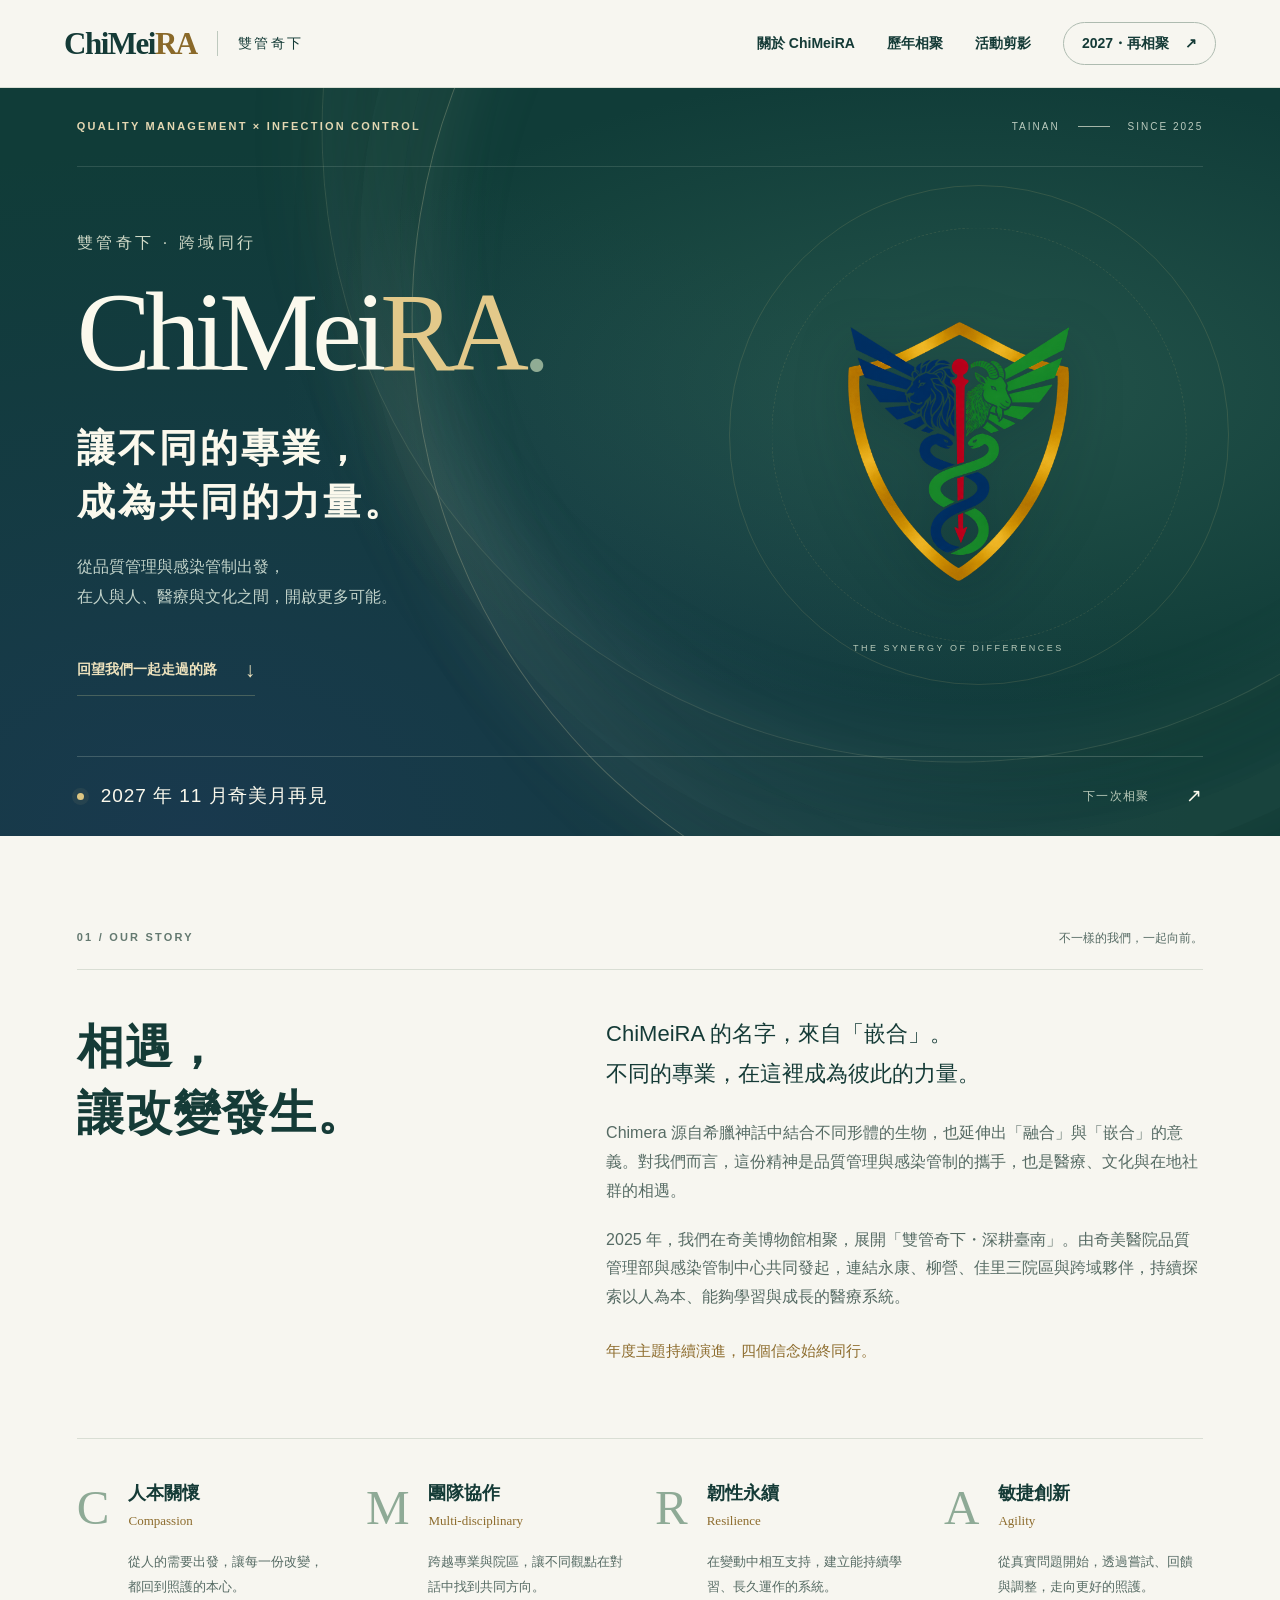
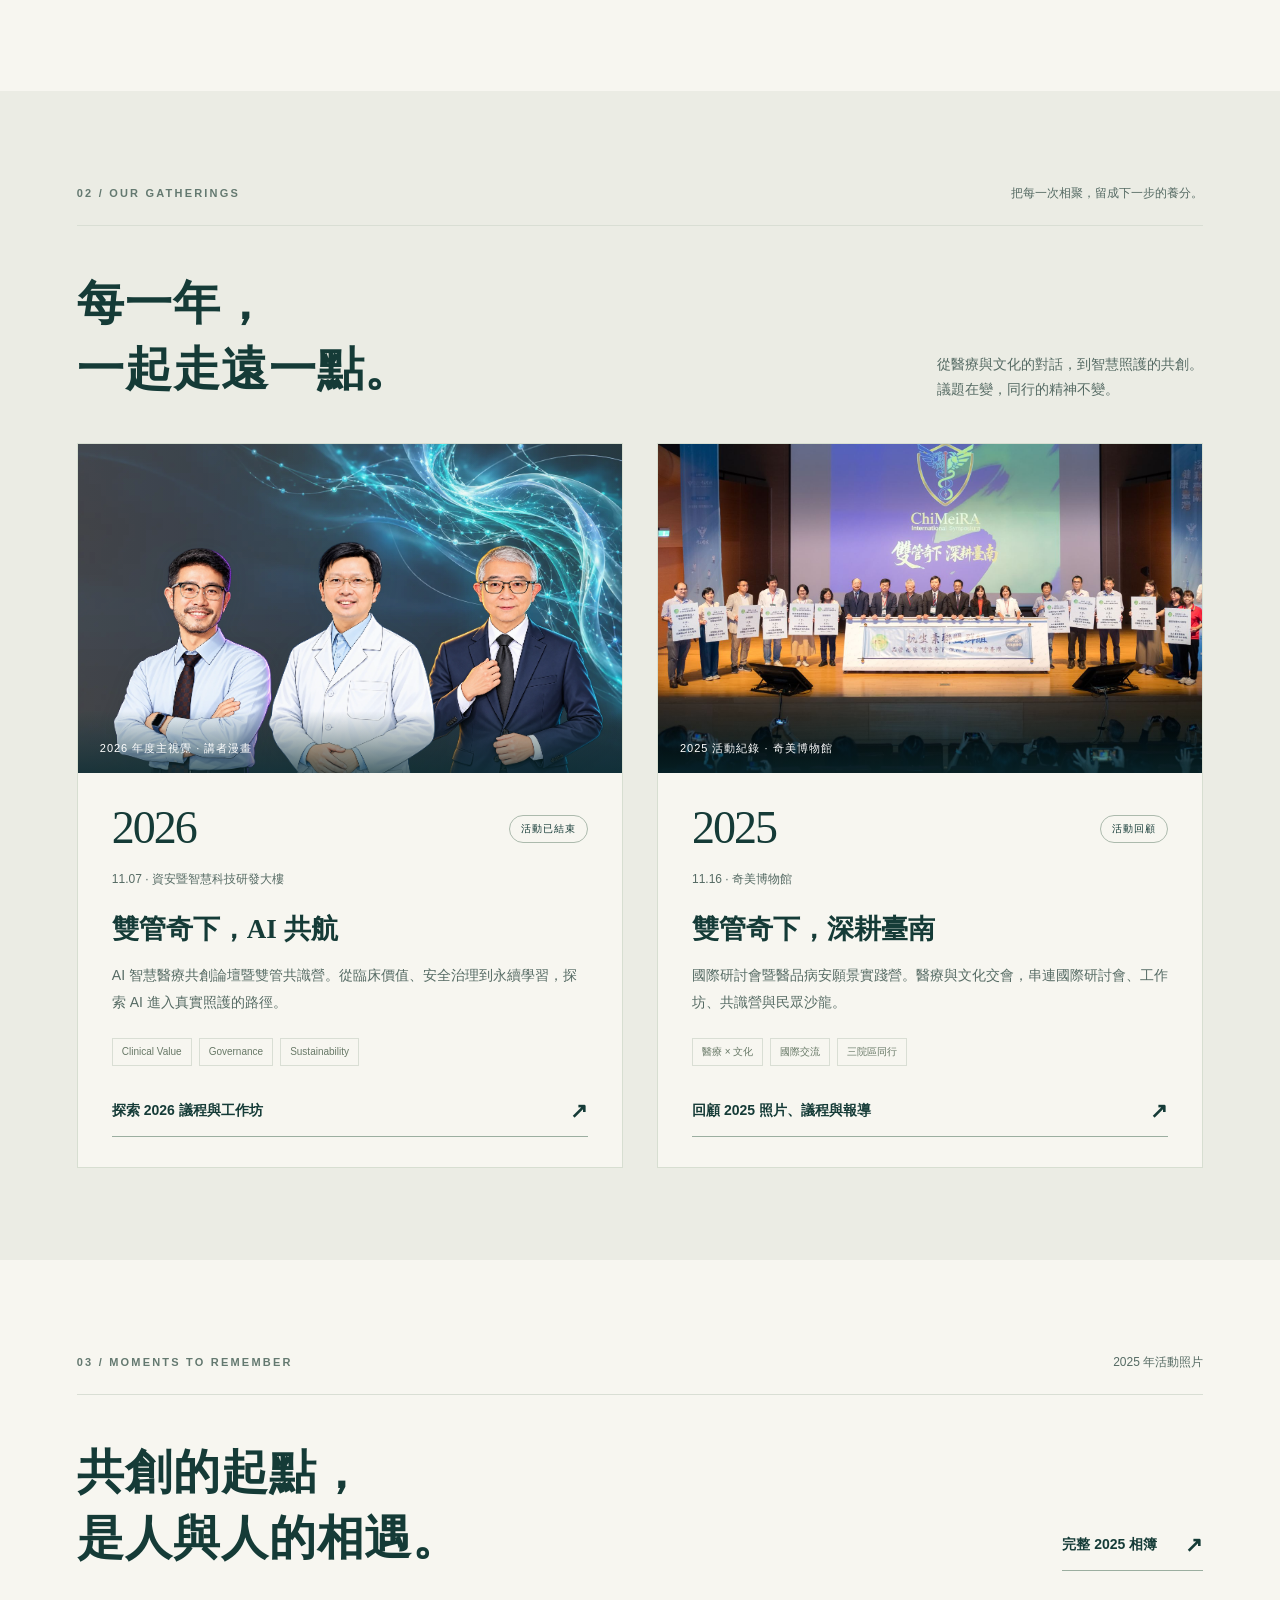
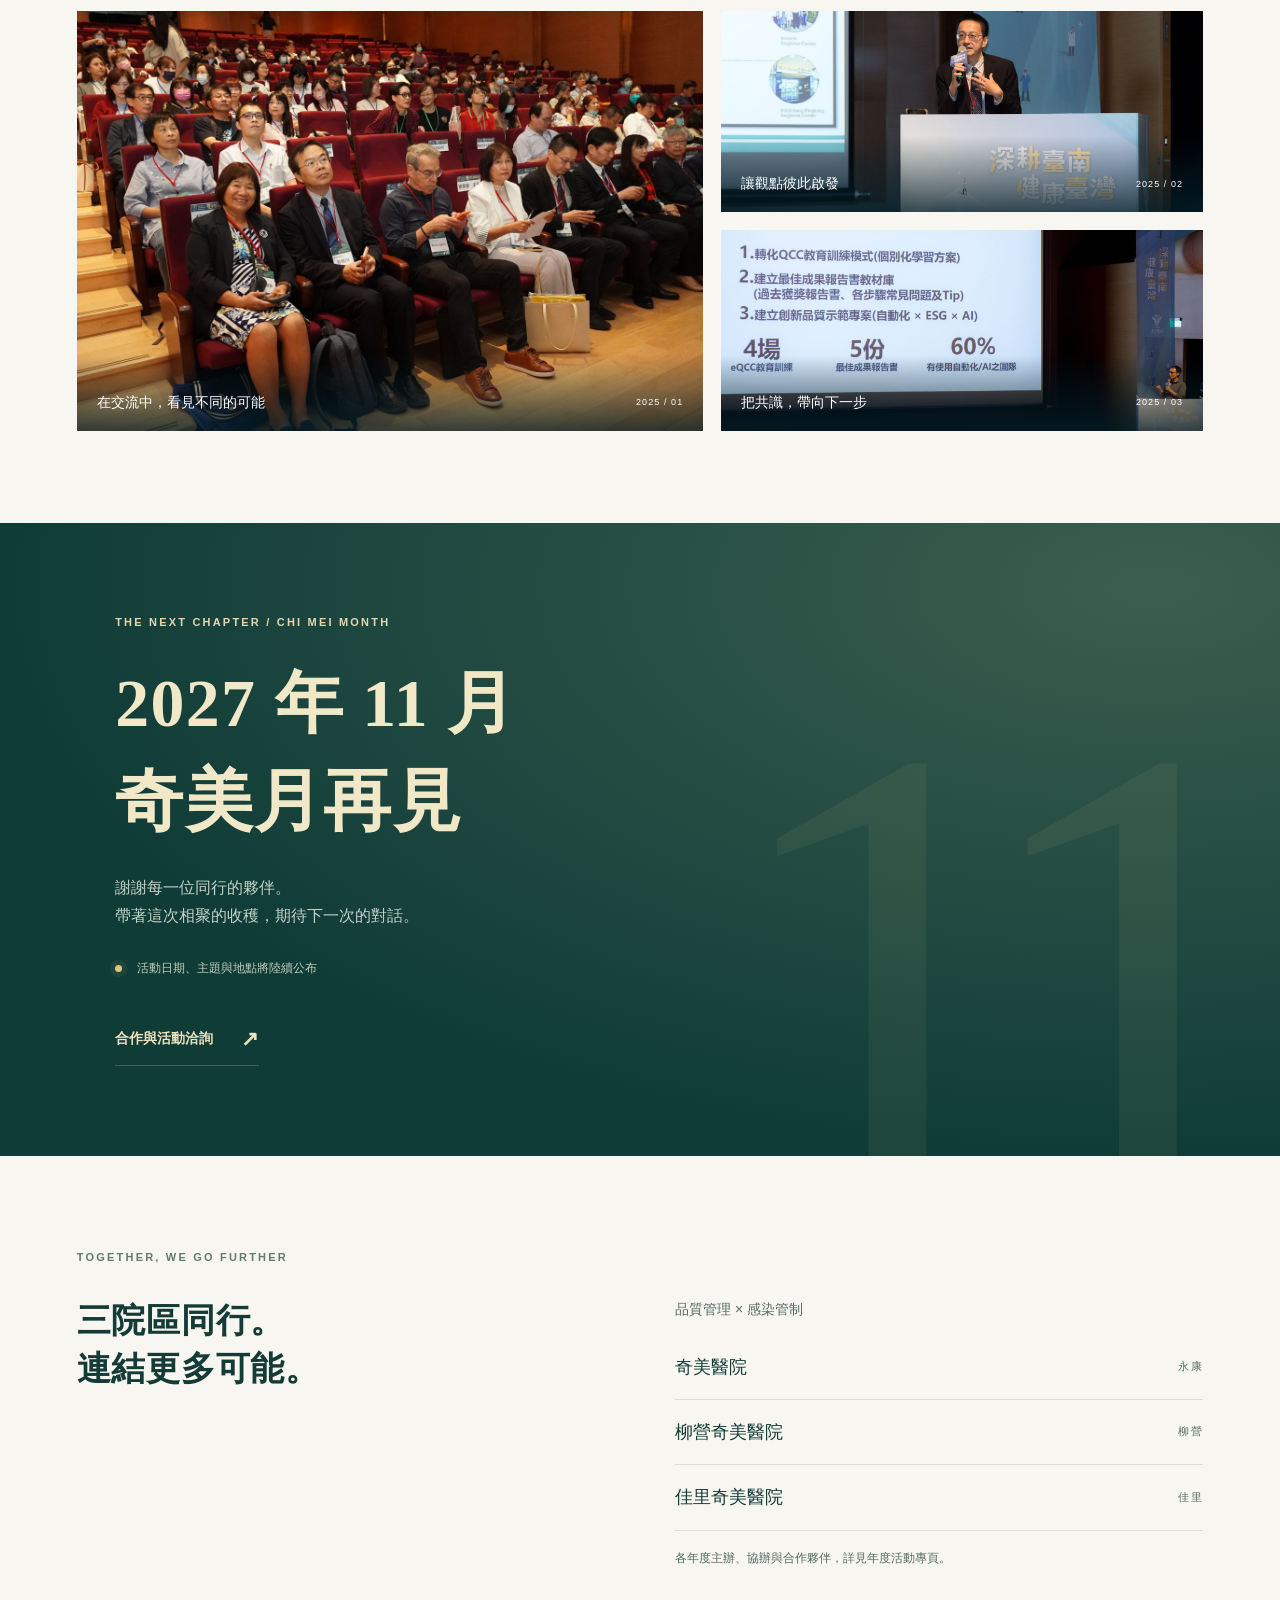
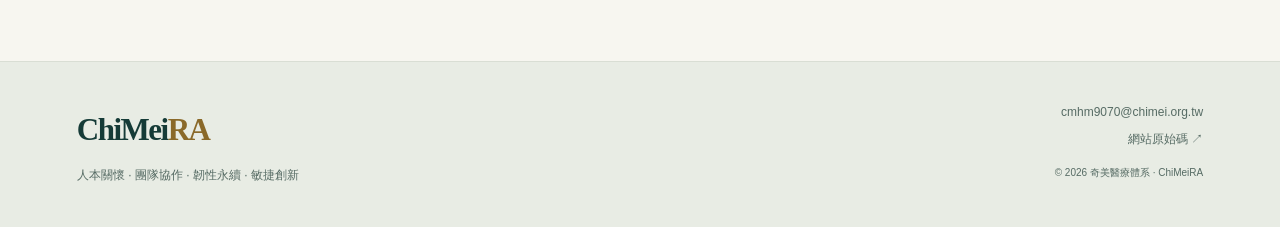
<file: index.html>
<!doctype html>
<html lang="zh-Hant">
<head>
<meta charset="utf-8"><meta name="viewport" content="width=device-width,initial-scale=1">
<title>ChiMeiRA 雙管奇下｜品質管理 × 感染管制</title>
<meta name="description" content="ChiMeiRA 雙管奇下，連結品質管理、感染管制、醫療與文化。探索品牌精神與 2025、2026 年活動回顧。2027 年 11 月奇美月再見。">
<meta name="theme-color" content="#103c38"><meta property="og:title" content="ChiMeiRA 雙管奇下｜2027 年 11 月奇美月再見"><meta property="og:description" content="以人本關懷、團隊協作、韌性永續與敏捷創新，讓不同專業的力量在這裡相遇。"><meta property="og:type" content="website"><meta property="og:image" content="https://kampungtoh.github.io/CMQMweb/chimeira-2026/assets/2025-052a0136.jpg">
<link rel="icon" href="chimeira-2026/favicon.svg" type="image/svg+xml"><link rel="stylesheet" href="brand/styles.css?v=20261109"><script src="brand/app.js?v=20261109" defer></script>
</head>
<body>
<a class="skip-link" href="#main">跳至主要內容</a>
<header class="site-header"><a class="brand" href="./" aria-label="ChiMeiRA 品牌首頁"><span class="brand-name">ChiMei<span>RA</span></span><span class="brand-sub">雙管奇下</span></a><button class="menu-toggle" type="button" aria-expanded="false" aria-controls="main-nav">選單 <span aria-hidden="true">＋</span></button><nav id="main-nav" aria-label="主要導覽"><a href="#about">關於 ChiMeiRA</a><a href="#years">歷年相聚</a><a href="#gallery">活動剪影</a><a class="nav-next" href="#next">2027・再相聚 <span aria-hidden="true">↗</span></a></nav></header>
<main id="main">
<section class="hero" aria-labelledby="hero-title"><div class="hero-art" aria-hidden="true"><div class="ribbon ribbon-one"></div><div class="ribbon ribbon-two"></div><div class="ribbon ribbon-three"></div><div class="orbit orbit-one"></div><div class="orbit orbit-two"></div></div><div class="hero-top"><p class="eyebrow">QUALITY MANAGEMENT × INFECTION CONTROL</p><span class="edition">TAINAN <i></i> SINCE 2025</span></div><div class="hero-body"><div class="hero-copy"><p class="hero-chinese">雙管奇下 · 跨域同行</p><div class="hero-wordmark" aria-label="ChiMeiRA">ChiMei<span>RA</span><span class="wordmark-dot">.</span></div><h1 id="hero-title">讓不同的專業，<br>成為共同的力量。</h1><p class="hero-intro">從品質管理與感染管制出發，<br>在人與人、醫療與文化之間，開啟更多可能。</p><a class="text-link light" href="#years">回望我們一起走過的路 <span aria-hidden="true">↓</span></a></div><figure class="hero-emblem"><img src="chimeira-2026/assets/chimeira-logo-transparent.webp" alt="ChiMeiRA 盾徽：獅、羊與雙蛇交會，象徵不同專業的融合" width="1672" height="941" fetchpriority="high"><figcaption>THE SYNERGY OF DIFFERENCES</figcaption></figure></div><a class="next-strip" href="#next"><span class="status-dot" aria-hidden="true"></span><span>2027 年 11 月奇美月再見</span><small>下一次相聚</small><span class="strip-arrow" aria-hidden="true">↗</span></a></section>
<section class="section about" id="about" aria-labelledby="about-title"><div class="section-heading"><p class="eyebrow dark">01 / OUR STORY</p><span class="small-note">不一樣的我們，一起向前。</span></div><div class="story-grid"><h2 id="about-title">相遇，<br>讓改變發生。</h2><div class="story-copy"><p class="large-copy">ChiMeiRA 的名字，來自「嵌合」。<br>不同的專業，在這裡成為彼此的力量。</p><p>Chimera 源自希臘神話中結合不同形體的生物，也延伸出「融合」與「嵌合」的意義。對我們而言，這份精神是品質管理與感染管制的攜手，也是醫療、文化與在地社群的相遇。</p><p>2025 年，我們在奇美博物館相聚，展開「雙管奇下・深耕臺南」。由奇美醫院品質管理部與感染管制中心共同發起，連結永康、柳營、佳里三院區與跨域夥伴，持續探索以人為本、能夠學習與成長的醫療系統。</p><p class="story-signoff">年度主題持續演進，四個信念始終同行。</p></div></div><div class="values" aria-label="ChiMeiRA 四個品牌精神">
<article><span class="value-letter">C</span><div><h3>人本關懷</h3><p class="value-en">Compassion</p><p>從人的需要出發，讓每一份改變，都回到照護的本心。</p></div></article><article><span class="value-letter">M</span><div><h3>團隊協作</h3><p class="value-en">Multi-disciplinary</p><p>跨越專業與院區，讓不同觀點在對話中找到共同方向。</p></div></article><article><span class="value-letter">R</span><div><h3>韌性永續</h3><p class="value-en">Resilience</p><p>在變動中相互支持，建立能持續學習、長久運作的系統。</p></div></article><article><span class="value-letter">A</span><div><h3>敏捷創新</h3><p class="value-en">Agility</p><p>從真實問題開始，透過嘗試、回饋與調整，走向更好的照護。</p></div></article></div></section>
<section class="section years" id="years" aria-labelledby="years-title"><div class="section-heading"><p class="eyebrow dark">02 / OUR GATHERINGS</p><span class="small-note">把每一次相聚，留成下一步的養分。</span></div><div class="section-title-row"><h2 id="years-title">每一年，<br>一起走遠一點。</h2><p>從醫療與文化的對話，到智慧照護的共創。<br>議題在變，同行的精神不變。</p></div><div class="year-grid">
<article class="year-card"><a class="year-image artwork" href="chimeira-2026/" aria-label="探索 2026 雙管奇下 AI 共航活動回顧"><div class="artwork-bg"></div><img class="speaker-mini mini-one" src="chimeira-2026/assets/liao-comic-v4.webp" alt="廖家德技術長講者漫畫" loading="lazy" width="1254" height="1254"><img class="speaker-mini mini-two" src="chimeira-2026/assets/tang-comic-v4.webp" alt="湯宏仁副院長講者漫畫" loading="lazy" width="1254" height="1254"><img class="speaker-mini mini-three" src="chimeira-2026/assets/chen-comic-v4.webp" alt="陳世英副院長講者漫畫" loading="lazy" width="1254" height="1254"><span class="image-label">2026 年度主視覺 · 講者漫畫</span></a><div class="year-content"><div class="year-meta"><span class="year-number">2026</span><span class="archive-tag">活動已結束</span></div><p class="event-date">11.07 · 資安暨智慧科技研發大樓</p><h3>雙管奇下，AI 共航</h3><p>AI 智慧醫療共創論壇暨雙管共識營。從臨床價值、安全治理到永續學習，探索 AI 進入真實照護的路徑。</p><div class="theme-tags" aria-label="2026 年度主軸"><span>Clinical Value</span><span>Governance</span><span>Sustainability</span></div><a class="text-link" href="chimeira-2026/">探索 2026 議程與工作坊 <span aria-hidden="true">↗</span></a></div></article>
<article class="year-card"><a class="year-image" href="chimeira-2025/" aria-label="探索 2025 雙管奇下 深耕臺南活動回顧"><img src="chimeira-2026/assets/2025-052a0136.jpg" alt="2025 年雙管奇下活動舞台合照" width="1200" height="800" loading="lazy"><span class="image-label">2025 活動紀錄 · 奇美博物館</span></a><div class="year-content"><div class="year-meta"><span class="year-number">2025</span><span class="archive-tag">活動回顧</span></div><p class="event-date">11.16 · 奇美博物館</p><h3>雙管奇下，深耕臺南</h3><p>國際研討會暨醫品病安願景實踐營。醫療與文化交會，串連國際研討會、工作坊、共識營與民眾沙龍。</p><div class="theme-tags"><span>醫療 × 文化</span><span>國際交流</span><span>三院區同行</span></div><a class="text-link" href="chimeira-2025/">回顧 2025 照片、議程與報導 <span aria-hidden="true">↗</span></a></div></article></div></section>
<section class="section moments" id="gallery" aria-labelledby="gallery-title"><div class="section-heading"><p class="eyebrow dark">03 / MOMENTS TO REMEMBER</p><span class="small-note">2025 年活動照片</span></div><div class="section-title-row"><h2 id="gallery-title">共創的起點，<br>是人與人的相遇。</h2><a class="text-link" href="chimeira-2025/#gallery">完整 2025 相簿 <span aria-hidden="true">↗</span></a></div><div class="moment-grid"><button class="moment moment-wide" type="button" data-photo="chimeira-2026/assets/2025-dsc02395.jpg" data-caption="2025 雙管奇下｜會場交流" aria-label="放大 2025 年會場交流照片"><img src="chimeira-2026/assets/2025-dsc02395.jpg" alt="2025 年雙管奇下會場交流" width="1200" height="800" loading="lazy"><span>在交流中，看見不同的可能 <small>2025 / 01</small></span></button><button class="moment" type="button" data-photo="chimeira-2026/assets/2025-052a0183.jpg" data-caption="2025 雙管奇下｜專題分享" aria-label="放大 2025 年專題分享照片"><img src="chimeira-2026/assets/2025-052a0183.jpg" alt="2025 年雙管奇下專題分享" width="1200" height="800" loading="lazy"><span>讓觀點彼此啟發 <small>2025 / 02</small></span></button><button class="moment" type="button" data-photo="chimeira-2026/assets/2025-052a0414.jpg" data-caption="2025 雙管奇下｜成果分享" aria-label="放大 2025 年成果分享照片"><img src="chimeira-2026/assets/2025-052a0414.jpg" alt="2025 年雙管奇下成果分享" width="1200" height="800" loading="lazy"><span>把共識，帶向下一步 <small>2025 / 03</small></span></button></div></section>
<section class="next-gathering" id="next" aria-labelledby="next-title"><div class="next-decoration" aria-hidden="true">11</div><div class="next-content"><p class="eyebrow">THE NEXT CHAPTER / CHI MEI MONTH</p><h2 id="next-title">2027 年 11 月<br>奇美月再見</h2><p>謝謝每一位同行的夥伴。<br>帶著這次相聚的收穫，期待下一次的對話。</p><div class="next-note"><span class="status-dot" aria-hidden="true"></span>活動日期、主題與地點將陸續公布</div><a class="text-link light" href="mailto:cmhm9070@chimei.org.tw">合作與活動洽詢 <span aria-hidden="true">↗</span></a></div></section>
<section class="section partners" aria-labelledby="partners-title"><p class="eyebrow dark">TOGETHER, WE GO FURTHER</p><div class="partners-grid"><h2 id="partners-title">三院區同行。<br>連結更多可能。</h2><div><p class="partners-intro">品質管理 × 感染管制</p><ul class="campuses"><li><strong>奇美醫院</strong><span>永康</span></li><li><strong>柳營奇美醫院</strong><span>柳營</span></li><li><strong>佳里奇美醫院</strong><span>佳里</span></li></ul><p class="small-note">各年度主辦、協辦與合作夥伴，詳見年度活動專頁。</p></div></div></section>
</main><footer class="site-footer"><div><a class="brand-name" href="./">ChiMei<span>RA</span></a><p>人本關懷 · 團隊協作 · 韌性永續 · 敏捷創新</p></div><div class="footer-links"><a href="mailto:cmhm9070@chimei.org.tw">cmhm9070@chimei.org.tw</a><a href="https://github.com/kampungtoh/CMQMweb/tree/after" target="_blank" rel="noopener">網站原始碼 ↗</a><small>© 2026 奇美醫療體系 · ChiMeiRA</small></div></footer>
<dialog id="photo-dialog" aria-label="2025 活動照片"><div class="dialog-bar"><p id="photo-caption"></p><button id="photo-close" type="button" aria-label="關閉照片">關閉 ×</button></div><img id="photo-large" alt=""><div class="dialog-controls"><button id="photo-prev" type="button" aria-label="上一張照片">← 上一張</button><span id="photo-count" aria-live="polite"></span><button id="photo-next" type="button" aria-label="下一張照片">下一張 →</button></div></dialog>
</body></html>
</file>
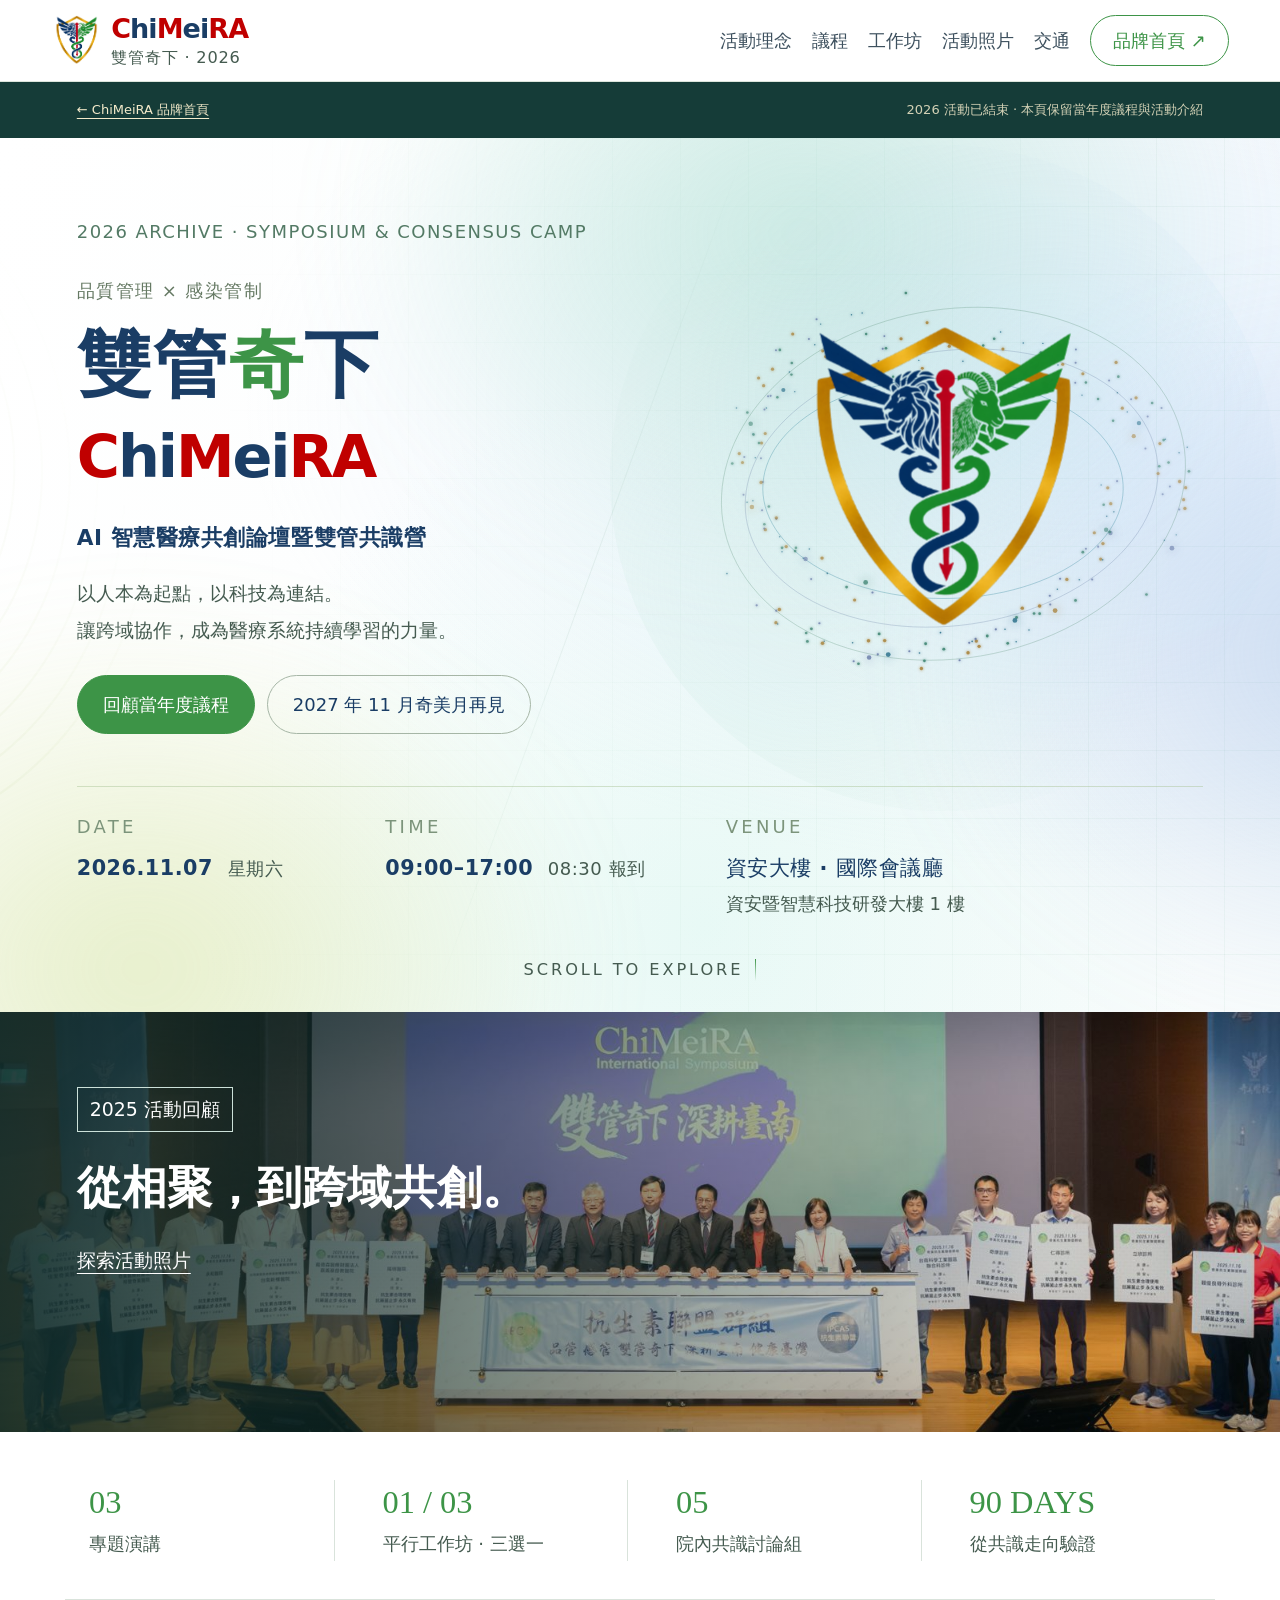
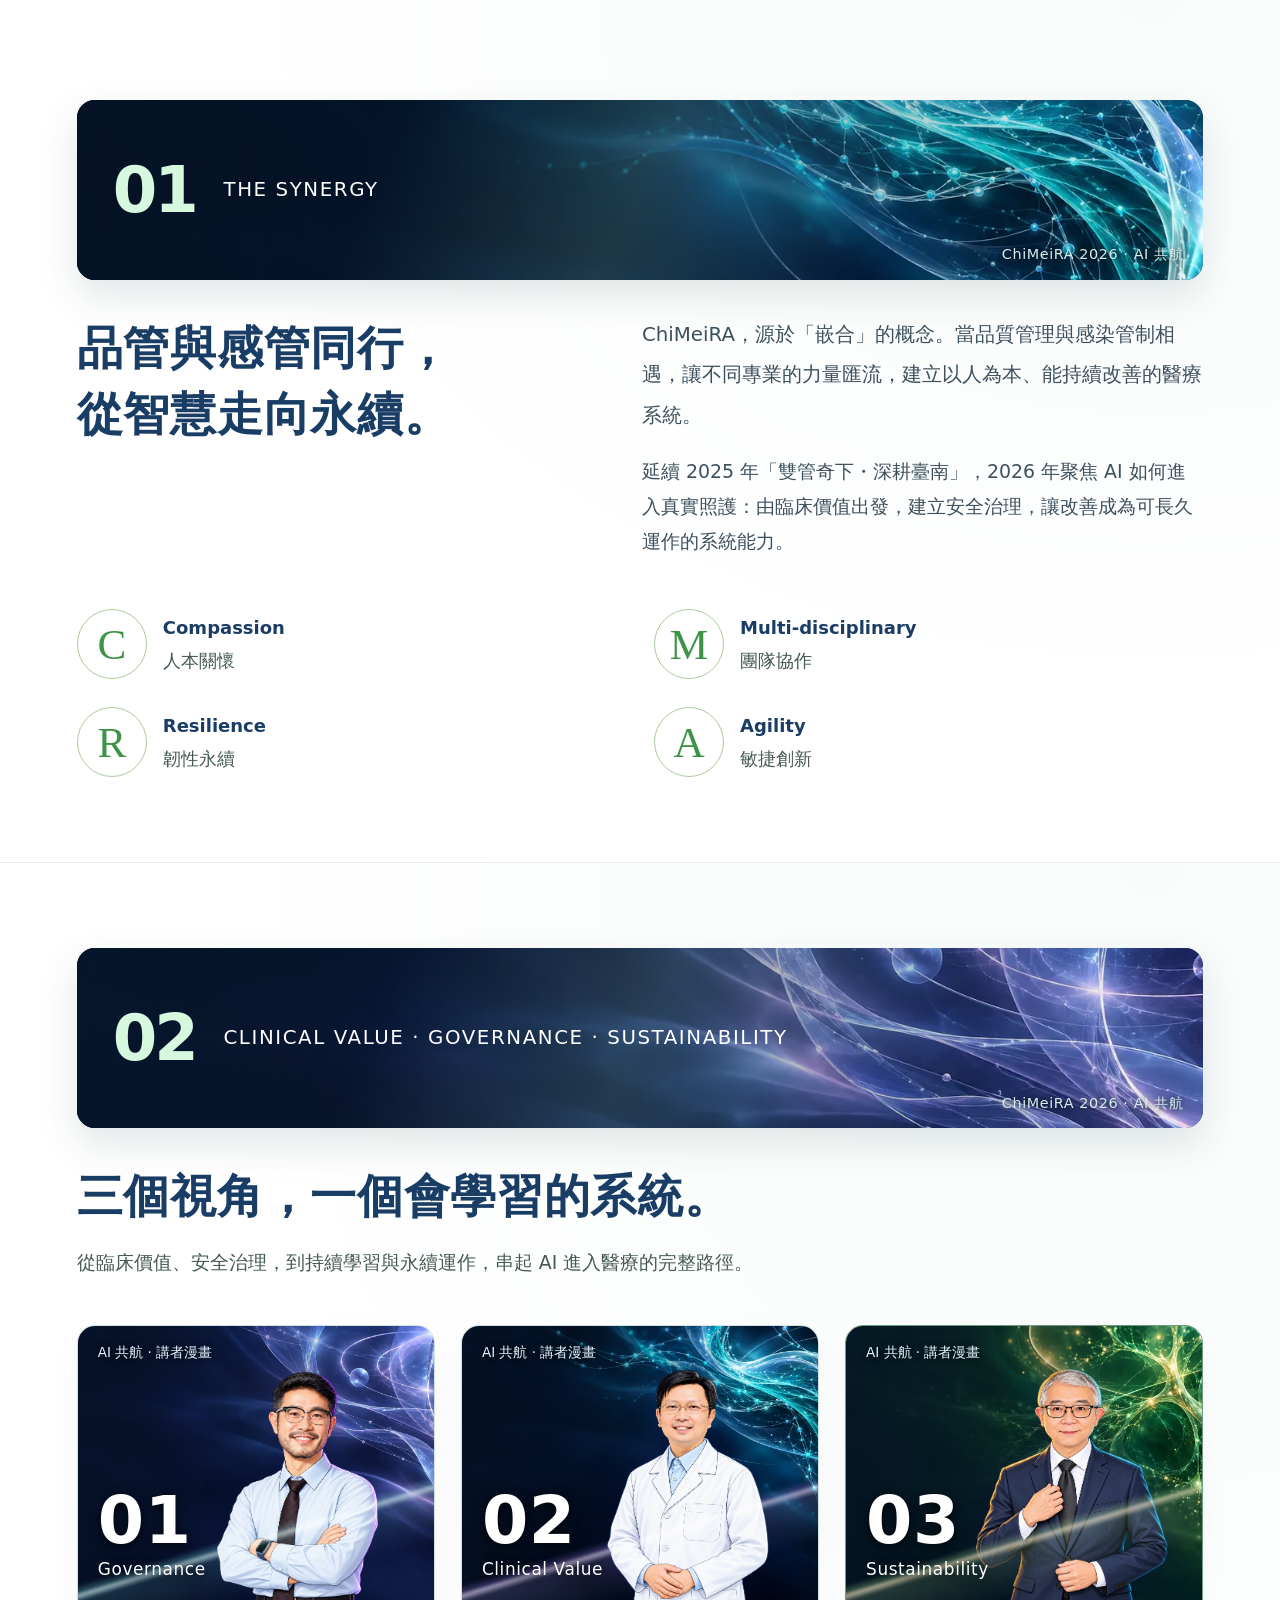
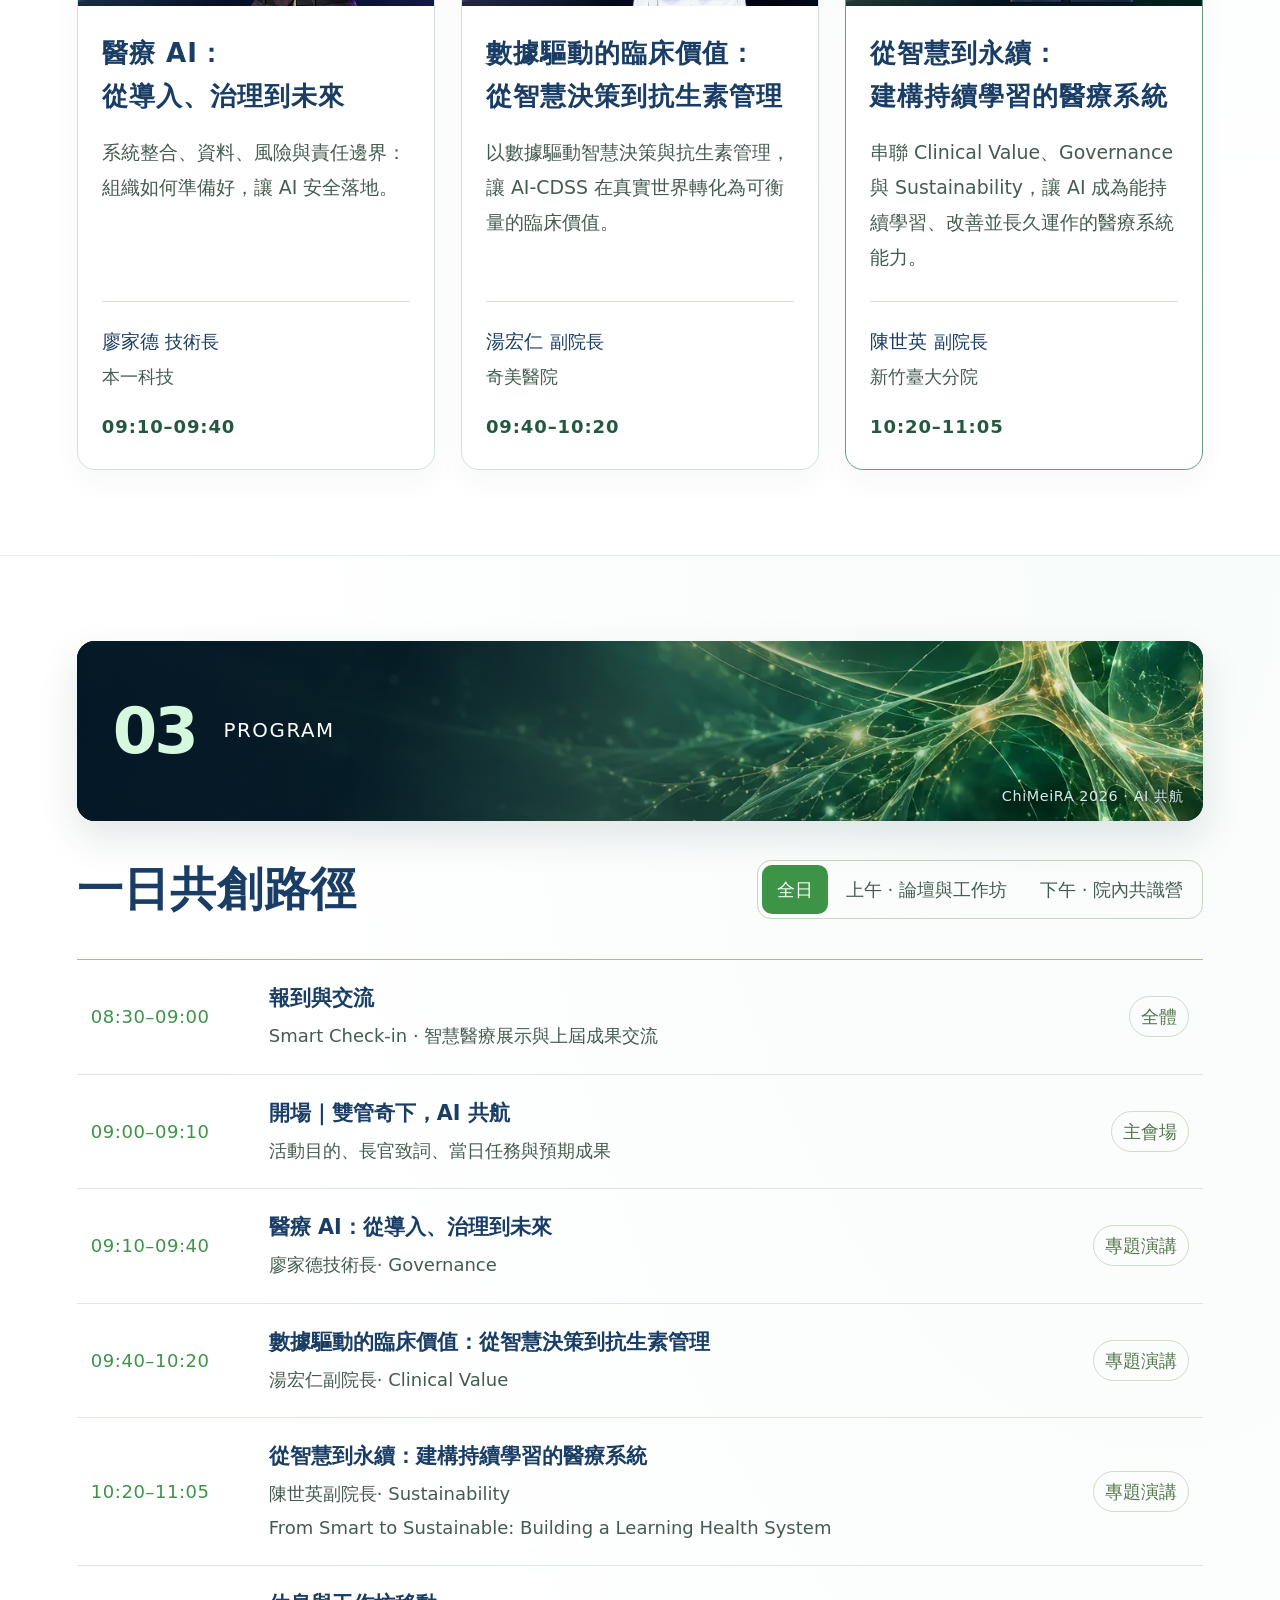
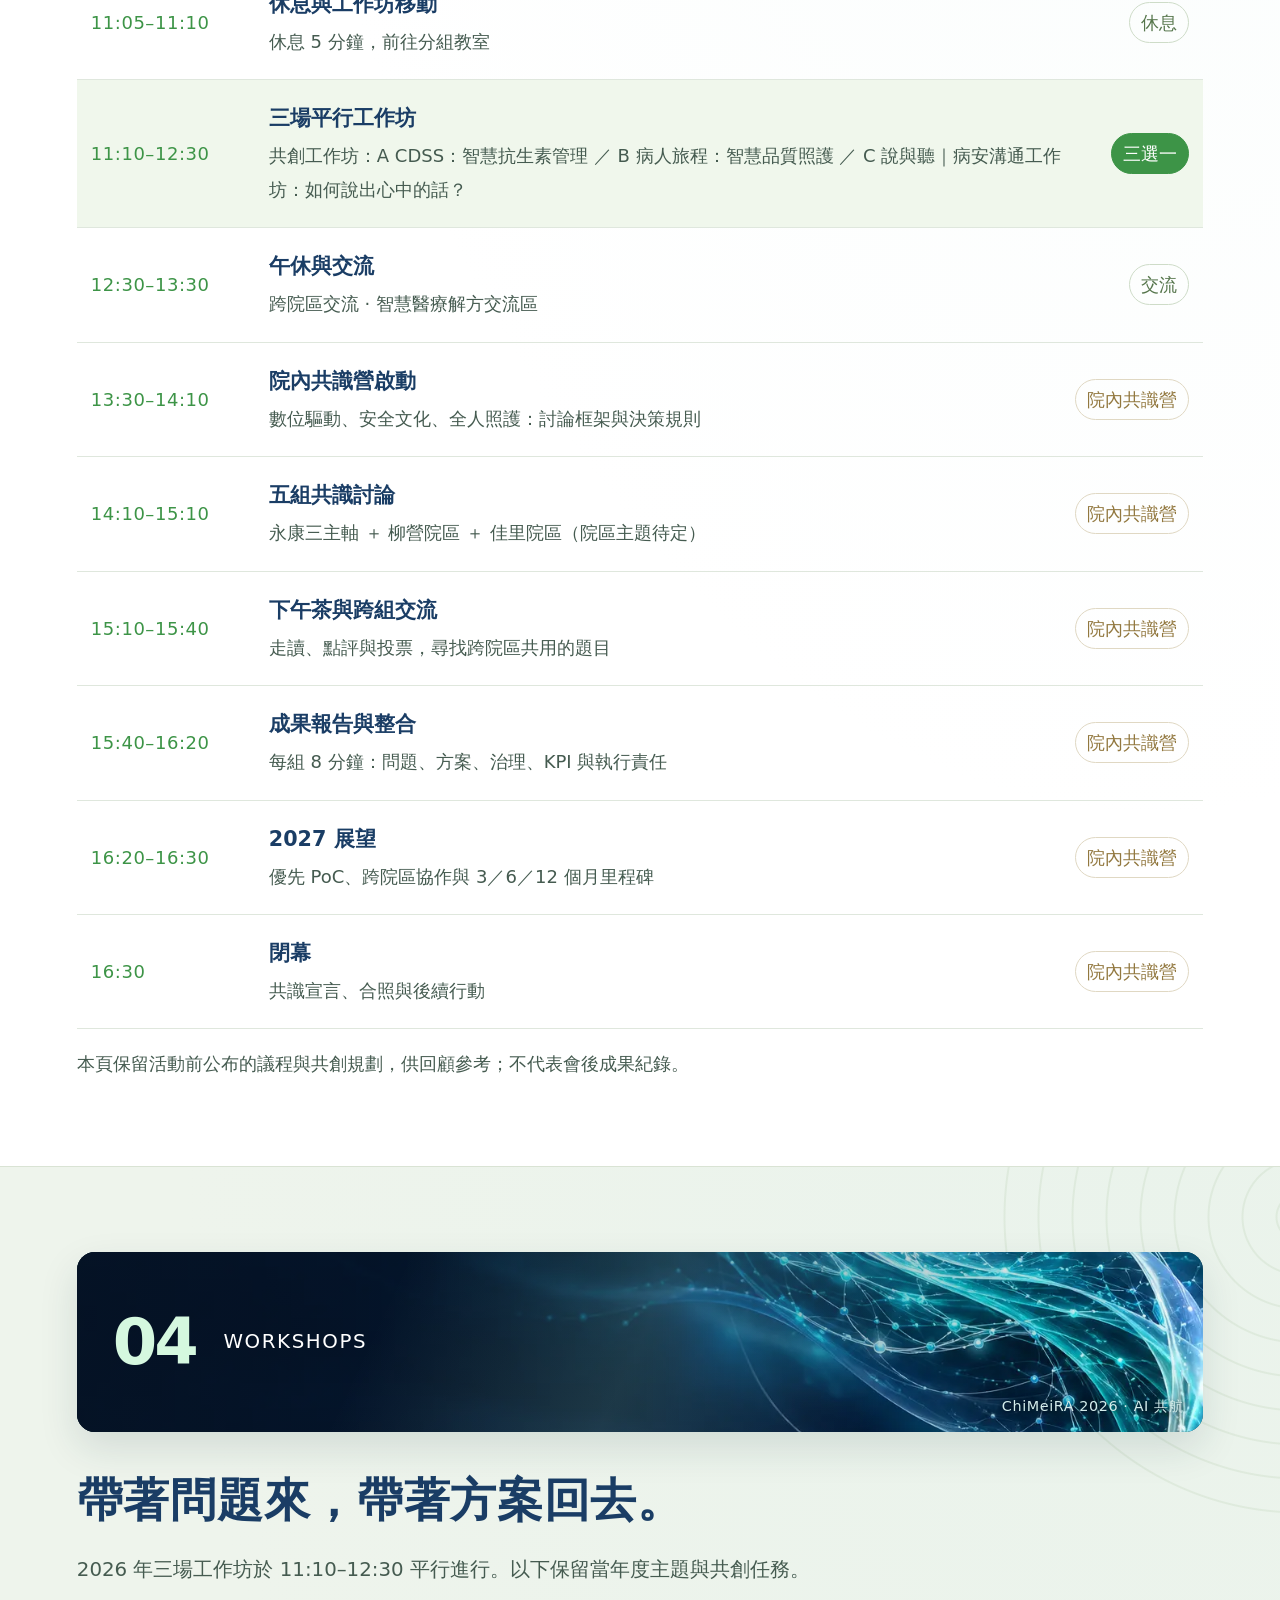
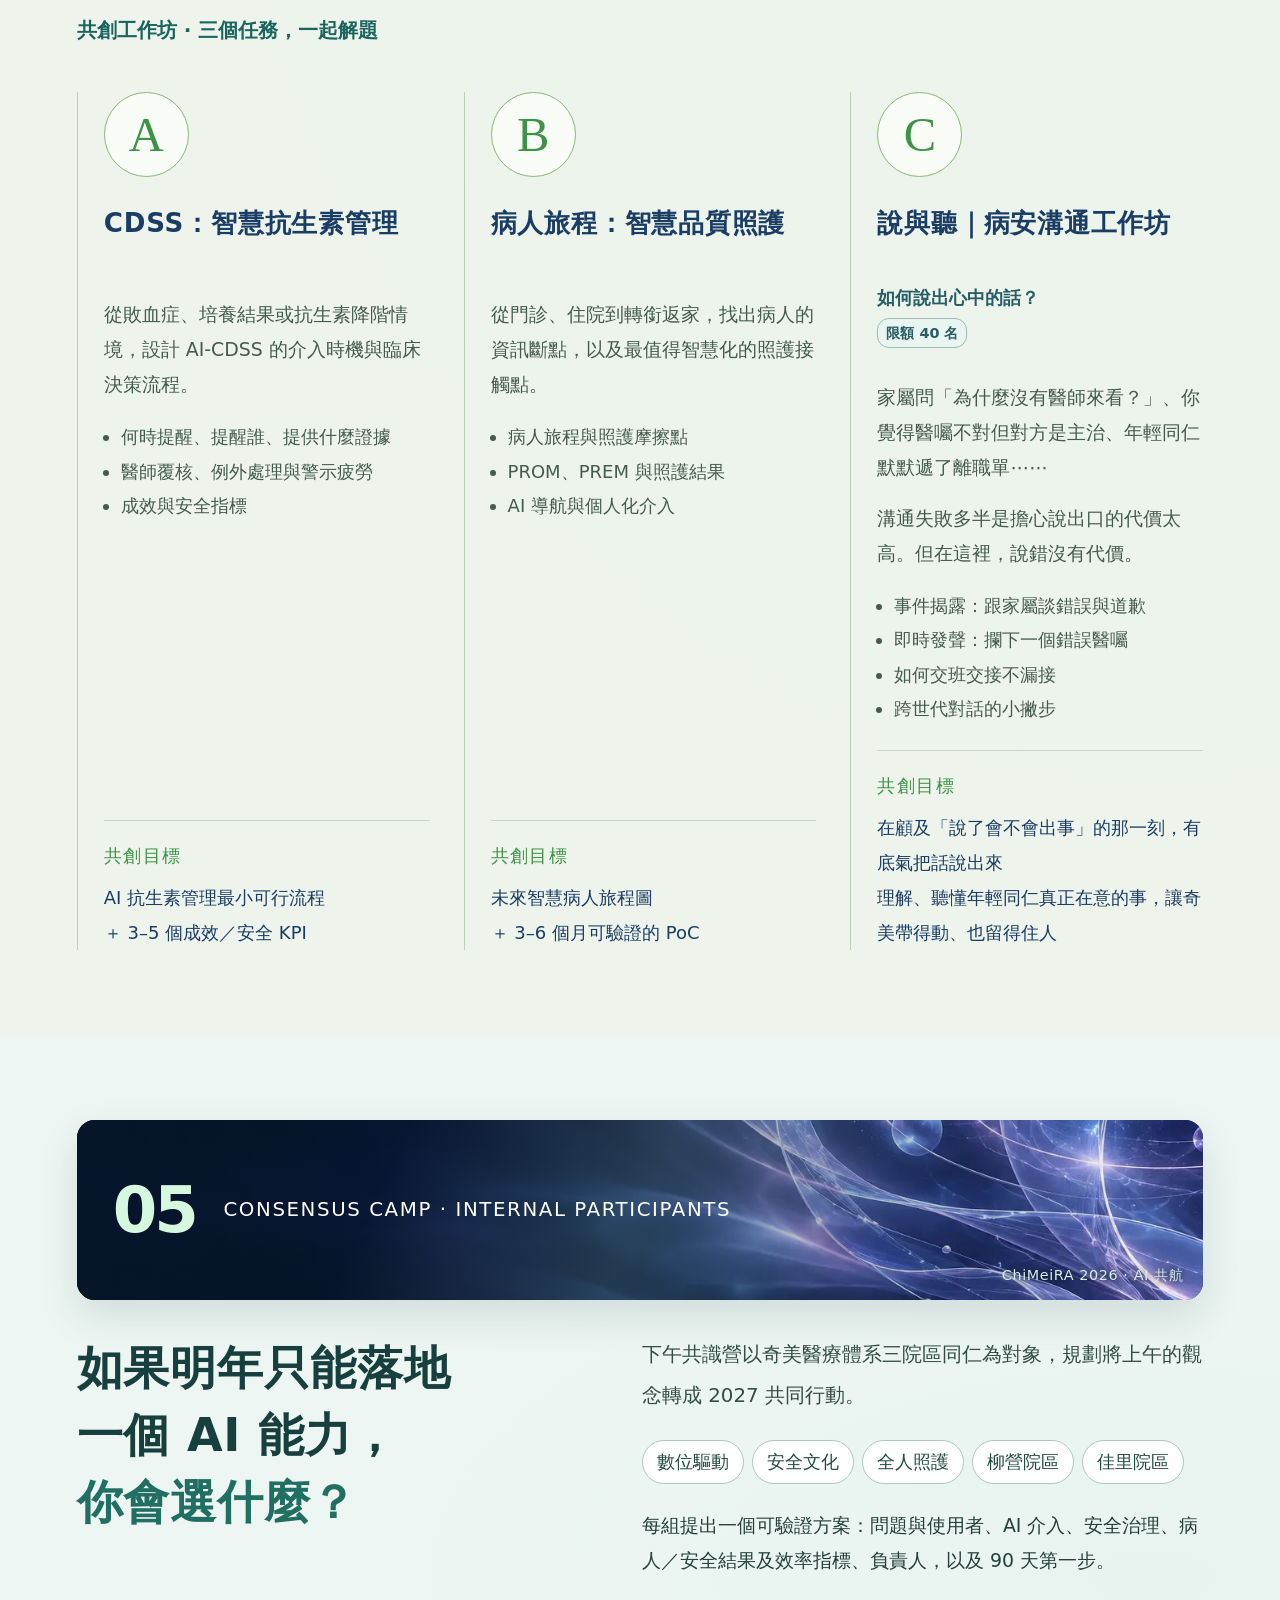
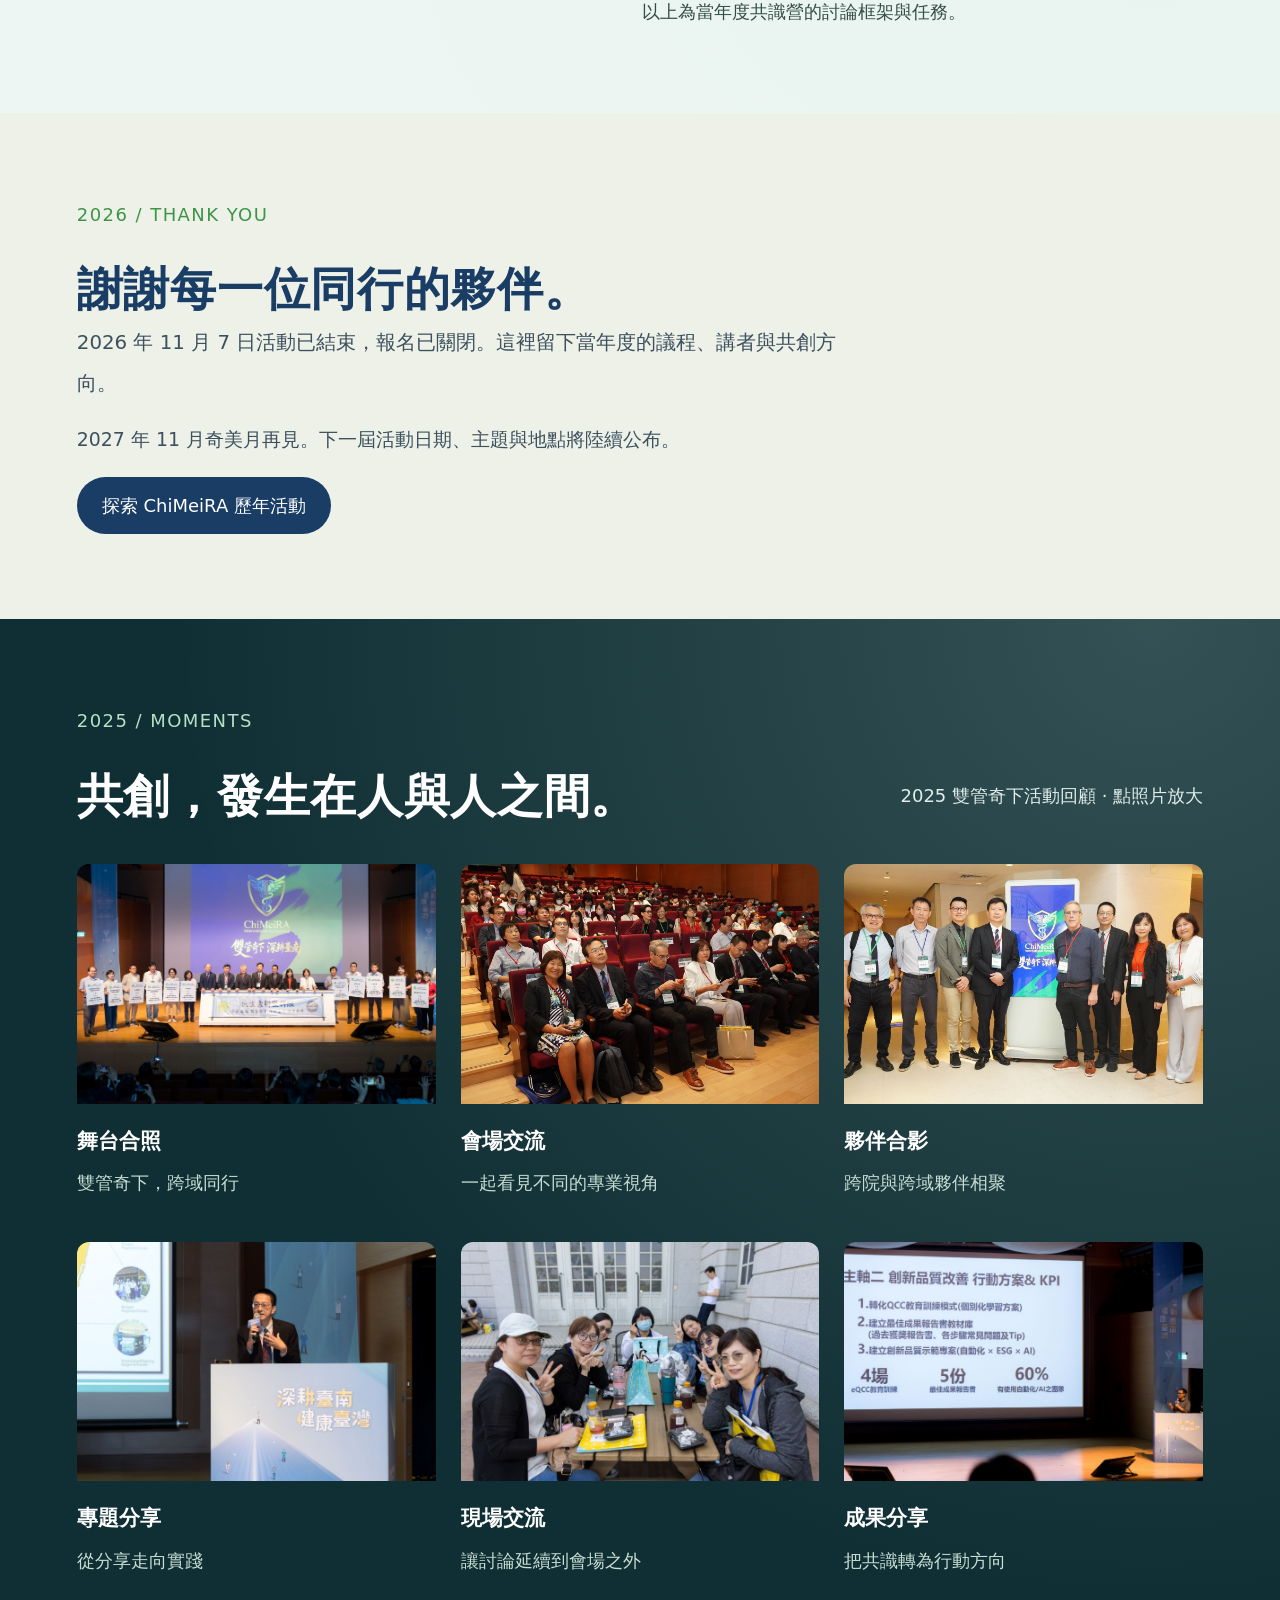
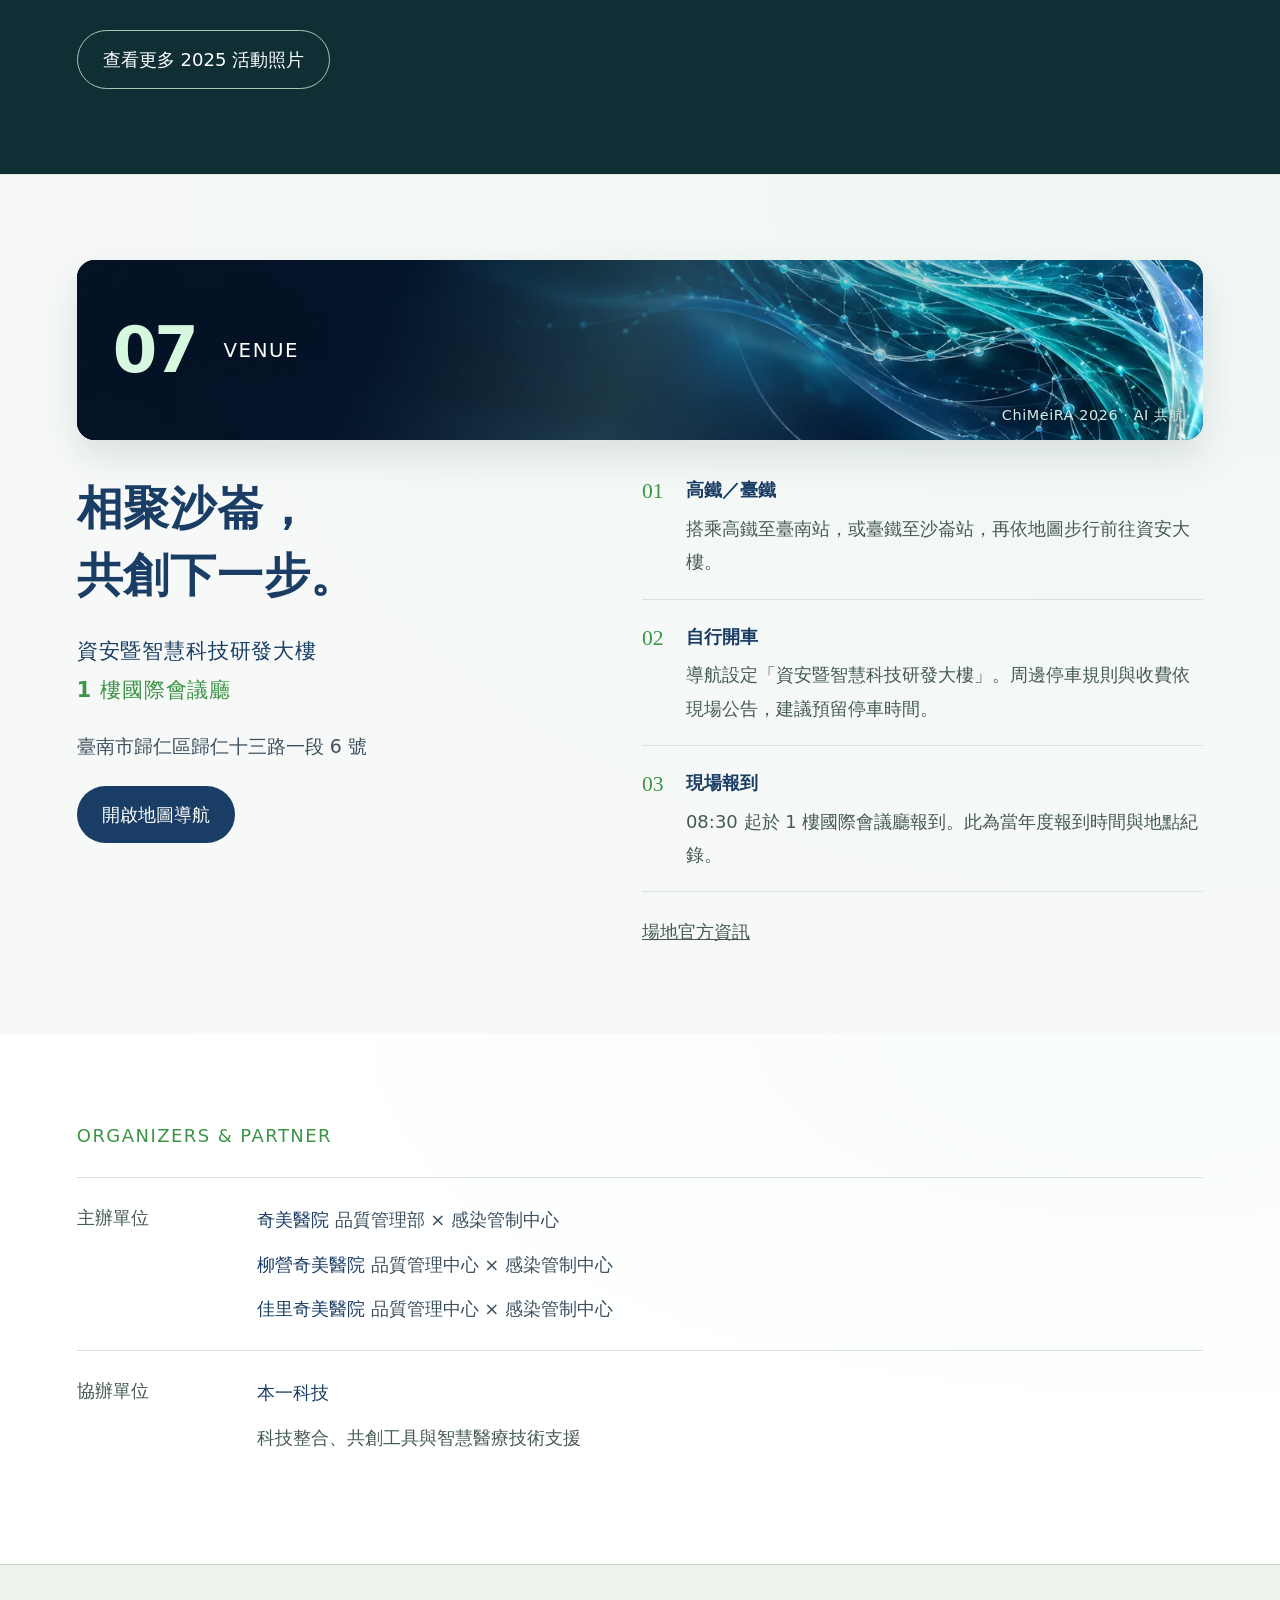
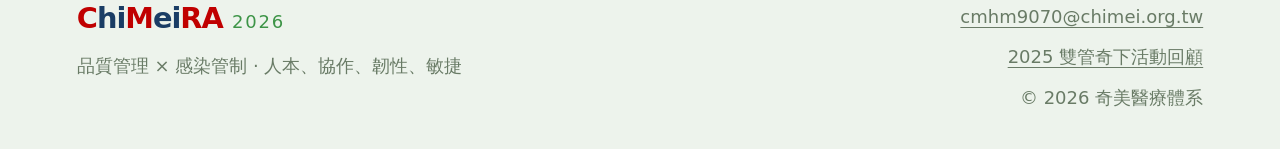
<file: chimeira-2026/index.html>
<!doctype html>
<html lang="zh-Hant">
<head>
<meta charset="utf-8"><meta name="viewport" content="width=device-width,initial-scale=1">
<title>2026 活動回顧｜雙管奇下 ChiMeiRA・AI 共航</title>
<meta name="description" content="2026年11月7日雙管奇下 ChiMeiRA・AI 共航活動回顧。保留專題演講、工作坊與共識營議程。活動已結束，2027 年 11 月奇美月再見。">
<meta name="theme-color" content="#f7faf8"><link rel="icon" type="image/jpeg" href="assets/chimeira-logo-transparent.webp">
<link rel="stylesheet" href="styles.css?v=20261109"><script src="app.js?v=20261109" defer></script>
<link rel="stylesheet" href="archive.css?v=20261109">
</head>
<body>
<a class="skip" href="#main">跳至主要內容</a>
<header class="top"><a class="brand" href="#main"><span class="brand-emblem"><img src="assets/chimeira-logo-transparent.webp" alt="ChiMeiRA 原始盾徽"></span><span><span class="wordmark"><b>C</b>hi<b>M</b>ei<b>RA</b></span><span class="brand-sub">雙管奇下 · 2026</span></span></a><nav aria-label="主選單"><a href="#about">活動理念</a><a href="#program">議程</a><a href="#workshops">工作坊</a><a href="#gallery">活動照片</a><a href="#venue">交通</a><a class="nav-register" href="../">品牌首頁 ↗</a></nav></header>
<main id="main"><aside class="archive-notice"><a href="../">← ChiMeiRA 品牌首頁</a><span>2026 活動已結束 · 本頁保留當年度議程與活動介紹</span></aside><section class="hero">
<div class="hero-grid" aria-hidden="true"></div><div class="aurora-field" aria-hidden="true"><i></i><i></i><i></i></div><div class="hero-scene" aria-hidden="true"></div><div class="contour contour-left" aria-hidden="true"></div>
<div class="hero-inner"><div class="eyebrow">2026 ARCHIVE · SYMPOSIUM & CONSENSUS CAMP</div><p class="hero-pretitle">品質管理 × 感染管制</p><h1>雙管<span>奇</span>下</h1><div class="hero-wordmark wordmark" aria-label="ChiMeiRA"><b>C</b>hi<b>M</b>ei<b>RA</b></div><p class="hero-theme">AI 智慧醫療共創論壇暨雙管共識營</p><p class="hero-desc">以人本為起點，以科技為連結。<br>讓跨域協作，成為醫療系統持續學習的力量。</p><div class="hero-actions"><a class="button primary" href="#program">回顧當年度議程</a><a class="button ghost" href="../#next">2027 年 11 月奇美月再見</a></div></div>
<div class="hero-visual"><div class="orbit-stage galaxy-stage" tabindex="0" role="group" aria-label="ChiMeiRA 星系，可使用方向鍵轉動，Home 回到中央"><canvas id="logo-galaxy" aria-hidden="true"></canvas><div class="logo-halo"><img src="assets/chimeira-logo-transparent.webp" alt="ChiMeiRA 原始盾徽：獅、羊、雙蛇與金色盾牌" fetchpriority="high"></div></div></div>
<div class="hero-meta"><div><span class="meta-label">DATE</span><strong>2026.11.07 <small>星期六</small></strong></div><div><span class="meta-label">TIME</span><strong>09:00–17:00 <small>08:30 報到</small></strong></div><div><span class="meta-label">VENUE</span><strong>資安大樓 · 國際會議廳</strong><small>資安暨智慧科技研發大樓 1 樓</small></div></div>
<a class="scroll-hint" href="#about">SCROLL TO EXPLORE<span aria-hidden="true"></span></a>
</section>
<figure class="photo-banner"><img src="assets/2025-052a0136.jpg" alt="2025 雙管奇下活動舞台合照" width="2400" height="1600" loading="lazy"><figcaption><span>2025 活動回顧</span><strong>從相聚，到跨域共創。</strong><a href="#gallery">探索活動照片</a></figcaption></figure><div class="format-strip"><div><b>03</b><span>專題演講</span></div><div><b>01 / 03</b><span>平行工作坊 · 三選一</span></div><div><b>05</b><span>院內共識討論組</span></div><div><b>90 DAYS</b><span>從共識走向驗證</span></div></div>
<section id="about" class="section about"><div class="section-watermark" aria-hidden="true">SYNERGY</div><div class="chapter-cover" style="--chapter-image:url(assets/clinical-value-teal-cyan.webp)"><div class="chapter-wash" aria-hidden="true"></div><div class="section-label"><span class="chapter-number">01</span><span class="chapter-topic">THE SYNERGY</span></div><span class="chapter-caption">ChiMeiRA 2026 · AI 共航</span></div><div class="split"><div><h2>品管與感管同行，<br>從智慧走向永續。</h2></div><div><p class="lead">ChiMeiRA，源於「嵌合」的概念。當品質管理與感染管制相遇，讓不同專業的力量匯流，建立以人為本、能持續改善的醫療系統。</p><p>延續 2025 年「雙管奇下・深耕臺南」，2026 年聚焦 AI 如何進入真實照護：由臨床價值出發，建立安全治理，讓改善成為可長久運作的系統能力。</p></div></div><div class="values"><div><b>C</b><span>Compassion<small>人本關懷</small></span></div><div><b>M</b><span>Multi-disciplinary<small>團隊協作</small></span></div><div><b>R</b><span>Resilience<small>韌性永續</small></span></div><div><b>A</b><span>Agility<small>敏捷創新</small></span></div></div></section>
<section id="speakers" class="section speaker-section"><div class="chapter-cover" style="--chapter-image:url(assets/governance-indigo-violet.webp)"><div class="chapter-wash" aria-hidden="true"></div><div class="section-label"><span class="chapter-number">02</span><span class="chapter-topic">CLINICAL VALUE · GOVERNANCE · SUSTAINABILITY</span></div><span class="chapter-caption">ChiMeiRA 2026 · AI 共航</span></div><h2>三個視角，一個會學習的系統。</h2><p class="muted">從臨床價值、安全治理，到持續學習與永續運作，串起 AI 進入醫療的完整路徑。</p><div class="speaker-grid">
<article class="speaker">
  <div class="speaker-topic-image" style="--topic-image:url(assets/governance-indigo-violet.webp)">
    <div class="speaker-light-ribbon" aria-hidden="true"></div>
    <img class="speaker-portrait" src="assets/liao-comic-v4.webp" alt="廖家德漫畫肖像，依提供照片的抱臂姿勢繪製" loading="lazy" width="1254" height="1254">
    <span class="speaker-no"><b>01</b>Governance</span>
    <small>AI 共航 · 講者漫畫</small>
  </div>
  <h3>醫療 AI：<br>從導入、治理到未來</h3>
  <p>系統整合、資料、風險與責任邊界：組織如何準備好，讓 AI 安全落地。</p>
  <div class="speaker-person">
    <strong>廖家德 <small>技術長</small></strong>
    <span>本一科技</span>
  </div>
  <time>09:10–09:40</time>
</article>

<article class="speaker">
  <div class="speaker-topic-image" style="--topic-image:url(assets/clinical-value-teal-cyan.webp)">
    <div class="speaker-light-ribbon" aria-hidden="true"></div>
    <img class="speaker-portrait" src="assets/tang-comic-v4.webp" alt="湯宏仁漫畫肖像，依公開照片繪製" loading="lazy" width="1254" height="1254">
    <span class="speaker-no"><b>02</b>Clinical Value</span>
    <small>AI 共航 · 講者漫畫</small>
  </div>
  <h3>數據驅動的臨床價值：<br>從智慧決策到抗生素管理</h3>
  <p>以數據驅動智慧決策與抗生素管理，讓 AI-CDSS 在真實世界轉化為可衡量的臨床價值。</p>
  <div class="speaker-person">
    <strong>湯宏仁 <small>副院長</small></strong>
    <span>奇美醫院</span>
  </div>
  <time>09:40–10:20</time>
</article>

<article class="speaker featured">
  <div class="speaker-topic-image" style="--topic-image:url(assets/sustainability-emerald-gold.webp)">
    <div class="speaker-light-ribbon" aria-hidden="true"></div>
    <img class="speaker-portrait" src="assets/chen-comic-v4.webp" alt="陳世英漫畫肖像，依公開照片繪製" loading="lazy" width="1254" height="1254">
    <span class="speaker-no"><b>03</b>Sustainability</span>
    <small>AI 共航 · 講者漫畫</small>
  </div>
  <h3>從智慧到永續：<br>建構持續學習的醫療系統</h3>
  <p>串聯 Clinical Value、Governance 與 Sustainability，讓 AI 成為能持續學習、改善並長久運作的醫療系統能力。</p>
  <div class="speaker-person">
    <strong>陳世英 <small>副院長</small></strong>
    <span>新竹臺大分院</span>
  </div>
  <time>10:20–11:05</time>
</article>
</div></section>
<section id="program" class="section"><div class="chapter-cover" style="--chapter-image:url(assets/sustainability-emerald-gold.webp)"><div class="chapter-wash" aria-hidden="true"></div><div class="section-label"><span class="chapter-number">03</span><span class="chapter-topic">PROGRAM</span></div><span class="chapter-caption">ChiMeiRA 2026 · AI 共航</span></div><div class="section-heading"><h2>一日共創路徑</h2><div class="filters" role="group" aria-label="篩選議程"><button data-session="all" aria-pressed="true">全日</button><button data-session="morning" aria-pressed="false">上午 · 論壇與工作坊</button><button data-session="afternoon" aria-pressed="false">下午 · 院內共識營</button></div></div>
<div class="agenda">
<div class="agenda-row" data-period="morning"><time>08:30–09:00</time><div><h3>報到與交流</h3><p>Smart Check-in · 智慧醫療展示與上屆成果交流</p></div><span class="tag">全體</span></div>
<div class="agenda-row" data-period="morning"><time>09:00–09:10</time><div><h3>開場｜雙管奇下，AI 共航</h3><p>活動目的、長官致詞、當日任務與預期成果</p></div><span class="tag">主會場</span></div>
<div class="agenda-row" data-period="morning"><time>09:10–09:40</time><div><h3>醫療 AI：從導入、治理到未來</h3><p>廖家德技術長· Governance</p></div><span class="tag">專題演講</span></div>
<div class="agenda-row" data-period="morning"><time>09:40–10:20</time><div><h3>數據驅動的臨床價值：從智慧決策到抗生素管理</h3><p>湯宏仁副院長· Clinical Value</p></div><span class="tag">專題演講</span></div>
<div class="agenda-row" data-period="morning"><time>10:20–11:05</time><div><h3>從智慧到永續：建構持續學習的醫療系統</h3><p>陳世英副院長· Sustainability<br>From Smart to Sustainable: Building a Learning Health System</p></div><span class="tag">專題演講</span></div>
<div class="agenda-row" data-period="morning"><time>11:05–11:10</time><div><h3>休息與工作坊移動</h3><p>休息 5 分鐘，前往分組教室</p></div><span class="tag">休息</span></div>
<div class="agenda-row highlight" data-period="morning"><time>11:10–12:30</time><div><h3>三場平行工作坊</h3><p>共創工作坊：A CDSS：智慧抗生素管理 ／ B 病人旅程：智慧品質照護 ／ C 說與聽｜病安溝通工作坊：如何說出心中的話？</p></div><span class="tag">三選一</span></div>
<div class="agenda-row" data-period="morning"><time>12:30–13:30</time><div><h3>午休與交流</h3><p>跨院區交流 · 智慧醫療解方交流區</p></div><span class="tag">交流</span></div>
<div class="agenda-row" data-period="afternoon"><time>13:30–14:10</time><div><h3>院內共識營啟動</h3><p>數位驅動、安全文化、全人照護：討論框架與決策規則</p></div><span class="tag invite">院內共識營</span></div>
<div class="agenda-row" data-period="afternoon"><time>14:10–15:10</time><div><h3>五組共識討論</h3><p>永康三主軸 ＋ 柳營院區 ＋ 佳里院區（院區主題待定）</p></div><span class="tag invite">院內共識營</span></div>
<div class="agenda-row" data-period="afternoon"><time>15:10–15:40</time><div><h3>下午茶與跨組交流</h3><p>走讀、點評與投票，尋找跨院區共用的題目</p></div><span class="tag invite">院內共識營</span></div>
<div class="agenda-row" data-period="afternoon"><time>15:40–16:20</time><div><h3>成果報告與整合</h3><p>每組 8 分鐘：問題、方案、治理、KPI 與執行責任</p></div><span class="tag invite">院內共識營</span></div>
<div class="agenda-row" data-period="afternoon"><time>16:20–16:30</time><div><h3>2027 展望</h3><p>優先 PoC、跨院區協作與 3／6／12 個月里程碑</p></div><span class="tag invite">院內共識營</span></div>
<div class="agenda-row" data-period="afternoon"><time>16:30</time><div><h3>閉幕</h3><p>共識宣言、合照與後續行動</p></div><span class="tag invite">院內共識營</span></div>
</div><p class="muted fine">本頁保留活動前公布的議程與共創規劃，供回顧參考；不代表會後成果紀錄。</p></section>
<section id="workshops" class="section workshop-section"><div class="chapter-cover" style="--chapter-image:url(assets/clinical-value-teal-cyan.webp)"><div class="chapter-wash" aria-hidden="true"></div><div class="section-label"><span class="chapter-number">04</span><span class="chapter-topic">WORKSHOPS</span></div><span class="chapter-caption">ChiMeiRA 2026 · AI 共航</span></div><h2>帶著問題來，帶著方案回去。</h2><p class="lead">2026 年三場工作坊於 11:10–12:30 平行進行。以下保留當年度主題與共創任務。</p><p class="lab-kicker">共創工作坊 · 三個任務，一起解題</p><div class="workshop-grid">
<article class="workshop"><div class="workshop-letter">A</div><h3>CDSS：智慧抗生素管理</h3><p>從敗血症、培養結果或抗生素降階情境，設計 AI-CDSS 的介入時機與臨床決策流程。</p><ul><li>何時提醒、提醒誰、提供什麼證據</li><li>醫師覆核、例外處理與警示疲勞</li><li>成效與安全指標</li></ul><div class="output"><small>共創目標</small><b>AI 抗生素管理最小可行流程<br>＋ 3–5 個成效／安全 KPI</b></div></article>
<article class="workshop"><div class="workshop-letter">B</div><h3>病人旅程：智慧品質照護</h3><p>從門診、住院到轉銜返家，找出病人的資訊斷點，以及最值得智慧化的照護接觸點。</p><ul><li>病人旅程與照護摩擦點</li><li>PROM、PREM 與照護結果</li><li>AI 導航與個人化介入</li></ul><div class="output"><small>共創目標</small><b>未來智慧病人旅程圖<br>＋ 3–6 個月可驗證的 PoC</b></div></article>
<article class="workshop"><div class="workshop-letter">C</div><h3>說與聽｜病安溝通工作坊</h3><p class="workshop-subject"><strong>如何說出心中的話？</strong><br><span class="capacity-tag">限額 40 名</span></p><p>家屬問「為什麼沒有醫師來看？」、你覺得醫囑不對但對方是主治、年輕同仁默默遞了離職單⋯⋯</p><p>溝通失敗多半是擔心說出口的代價太高。但在這裡，說錯沒有代價。</p><ul><li>事件揭露：跟家屬談錯誤與道歉</li><li>即時發聲：攔下一個錯誤醫囑</li><li>如何交班交接不漏接</li><li>跨世代對話的小撇步</li></ul><div class="output"><small>共創目標</small><b>在顧及「說了會不會出事」的那一刻，有底氣把話說出來</b><br><b>理解、聽懂年輕同仁真正在意的事，讓奇美帶得動、也留得住人</b></div></article>
</div></section>
<section class="section consensus"><div class="chapter-cover" style="--chapter-image:url(assets/governance-indigo-violet.webp)"><div class="chapter-wash" aria-hidden="true"></div><div class="section-label"><span class="chapter-number">05</span><span class="chapter-topic">CONSENSUS CAMP · INTERNAL PARTICIPANTS</span></div><span class="chapter-caption">ChiMeiRA 2026 · AI 共航</span></div><div class="split"><div><h2>如果明年只能落地<br>一個 AI 能力，<br><span>你會選什麼？</span></h2></div><div><p class="lead">下午共識營以奇美醫療體系三院區同仁為對象，規劃將上午的觀念轉成 2027 共同行動。</p><div class="consensus-topics"><span>數位驅動</span><span>安全文化</span><span>全人照護</span><span>柳營院區</span><span>佳里院區</span></div><p>每組提出一個可驗證方案：問題與使用者、AI 介入、安全治理、病人／安全結果及效率指標、負責人，以及 90 天第一步。</p><p class="fine">以上為當年度共識營的討論框架與任務。</p></div></div></section>
<section id="registration" class="section archive-thanks"><div class="section-label">2026 / THANK YOU</div><h2>謝謝每一位同行的夥伴。</h2><p class="lead">2026 年 11 月 7 日活動已結束，報名已關閉。這裡留下當年度的議程、講者與共創方向。</p><p>2027 年 11 月奇美月再見。下一屆活動日期、主題與地點將陸續公布。</p><a class="button dark" href="../#years">探索 ChiMeiRA 歷年活動</a></section>
<section id="gallery" class="section gallery-section"><div class="section-label">2025 / MOMENTS</div><div class="section-heading"><h2>共創，發生在人與人之間。</h2><p>2025 雙管奇下活動回顧 · 點照片放大</p></div><div class="photo-grid"><button class="photo-card" data-photo="assets/2025-052a0136.jpg" data-caption="2025 活動回顧｜舞台合照" aria-label="放大照片：舞台合照"><img src="assets/2025-052a0136.jpg" alt="2025 活動回顧：舞台合照" loading="lazy" width="1200" height="800"><span><strong>舞台合照</strong><small>雙管奇下，跨域同行</small></span></button><button class="photo-card" data-photo="assets/2025-dsc02395.jpg" data-caption="2025 活動回顧｜會場交流" aria-label="放大照片：會場交流"><img src="assets/2025-dsc02395.jpg" alt="2025 活動回顧：會場交流" loading="lazy" width="1200" height="800"><span><strong>會場交流</strong><small>一起看見不同的專業視角</small></span></button><button class="photo-card" data-photo="assets/2025-dsc02385.jpg" data-caption="2025 活動回顧｜夥伴合影" aria-label="放大照片：夥伴合影"><img src="assets/2025-dsc02385.jpg" alt="2025 活動回顧：夥伴合影" loading="lazy" width="1200" height="800"><span><strong>夥伴合影</strong><small>跨院與跨域夥伴相聚</small></span></button><button class="photo-card" data-photo="assets/2025-052a0183.jpg" data-caption="2025 活動回顧｜專題分享" aria-label="放大照片：專題分享"><img src="assets/2025-052a0183.jpg" alt="2025 活動回顧：專題分享" loading="lazy" width="1200" height="800"><span><strong>專題分享</strong><small>從分享走向實踐</small></span></button><button class="photo-card" data-photo="assets/2025-052a0294.jpg" data-caption="2025 活動回顧｜現場交流" aria-label="放大照片：現場交流"><img src="assets/2025-052a0294.jpg" alt="2025 活動回顧：現場交流" loading="lazy" width="1200" height="800"><span><strong>現場交流</strong><small>讓討論延續到會場之外</small></span></button><button class="photo-card" data-photo="assets/2025-052a0414.jpg" data-caption="2025 活動回顧｜成果分享" aria-label="放大照片：成果分享"><img src="assets/2025-052a0414.jpg" alt="2025 活動回顧：成果分享" loading="lazy" width="1200" height="800"><span><strong>成果分享</strong><small>把共識轉為行動方向</small></span></button></div><a class="button ghost" href="../chimeira-2025/#gallery">查看更多 2025 活動照片</a></section><section id="venue" class="section venue"><div class="chapter-cover" style="--chapter-image:url(assets/clinical-value-teal-cyan.webp)"><div class="chapter-wash" aria-hidden="true"></div><div class="section-label"><span class="chapter-number">07</span><span class="chapter-topic">VENUE</span></div><span class="chapter-caption">ChiMeiRA 2026 · AI 共航</span></div><div class="split"><div><h2>相聚沙崙，<br>共創下一步。</h2><p class="venue-name">資安暨智慧科技研發大樓<br><strong>1 樓國際會議廳</strong></p><p>臺南市歸仁區歸仁十三路一段 6 號</p><a class="button dark" href="https://www.google.com/maps/search/?api=1&query=資安暨智慧科技研發大樓+臺南市歸仁區歸仁十三路一段6號" target="_blank" rel="noopener">開啟地圖導航</a></div><div class="transport"><div><span>01</span><h3>高鐵／臺鐵</h3><p>搭乘高鐵至臺南站，或臺鐵至沙崙站，再依地圖步行前往資安大樓。</p></div><div><span>02</span><h3>自行開車</h3><p>導航設定「資安暨智慧科技研發大樓」。周邊停車規則與收費依現場公告，建議預留停車時間。</p></div><div><span>03</span><h3>現場報到</h3><p>08:30 起於 1 樓國際會議廳報到。此為當年度報到時間與地點紀錄。</p></div><a class="fine" href="https://stb.stpi.niar.org.tw/page/introduction" target="_blank" rel="noopener">場地官方資訊</a></div></div></section>
<section class="section hosts"><div class="section-label">ORGANIZERS & PARTNER</div><div class="host-row"><h3>主辦單位</h3><div><p><strong>奇美醫院</strong> 品質管理部 × 感染管制中心</p><p><strong>柳營奇美醫院</strong> 品質管理中心 × 感染管制中心</p><p><strong>佳里奇美醫院</strong> 品質管理中心 × 感染管制中心</p></div></div><div class="host-row"><h3>協辦單位</h3><div><p><strong>本一科技</strong></p><p class="muted">科技整合、共創工具與智慧醫療技術支援</p></div></div></section>
</main>
<footer><div><a class="footer-brand" href="#main"><span class="wordmark"><b>C</b>hi<b>M</b>ei<b>RA</b></span> <small>2026</small></a><p>品質管理 × 感染管制 · 人本、協作、韌性、敏捷</p></div><div><a href="mailto:cmhm9070@chimei.org.tw">cmhm9070@chimei.org.tw</a><a href="../chimeira-2025/">2025 雙管奇下活動回顧</a><small>© 2026 奇美醫療體系</small></div></footer>
<nav class="mobile-dock" aria-label="行動版快速操作"><a href="#program">活動議程</a><a href="../">品牌首頁</a></nav>
<dialog id="photo-dialog" aria-label="活動照片檢視"><div class="photo-dialog-top"><p id="photo-caption"></p><button id="photo-close" aria-label="關閉照片">關閉 ✕</button></div><img id="photo-large" alt=""><div class="photo-dialog-controls"><button id="photo-prev" aria-label="上一張照片">上一張</button><span id="photo-count" aria-live="polite"></span><button id="photo-next" aria-label="下一張照片">下一張</button></div></dialog></body></html>
</file>
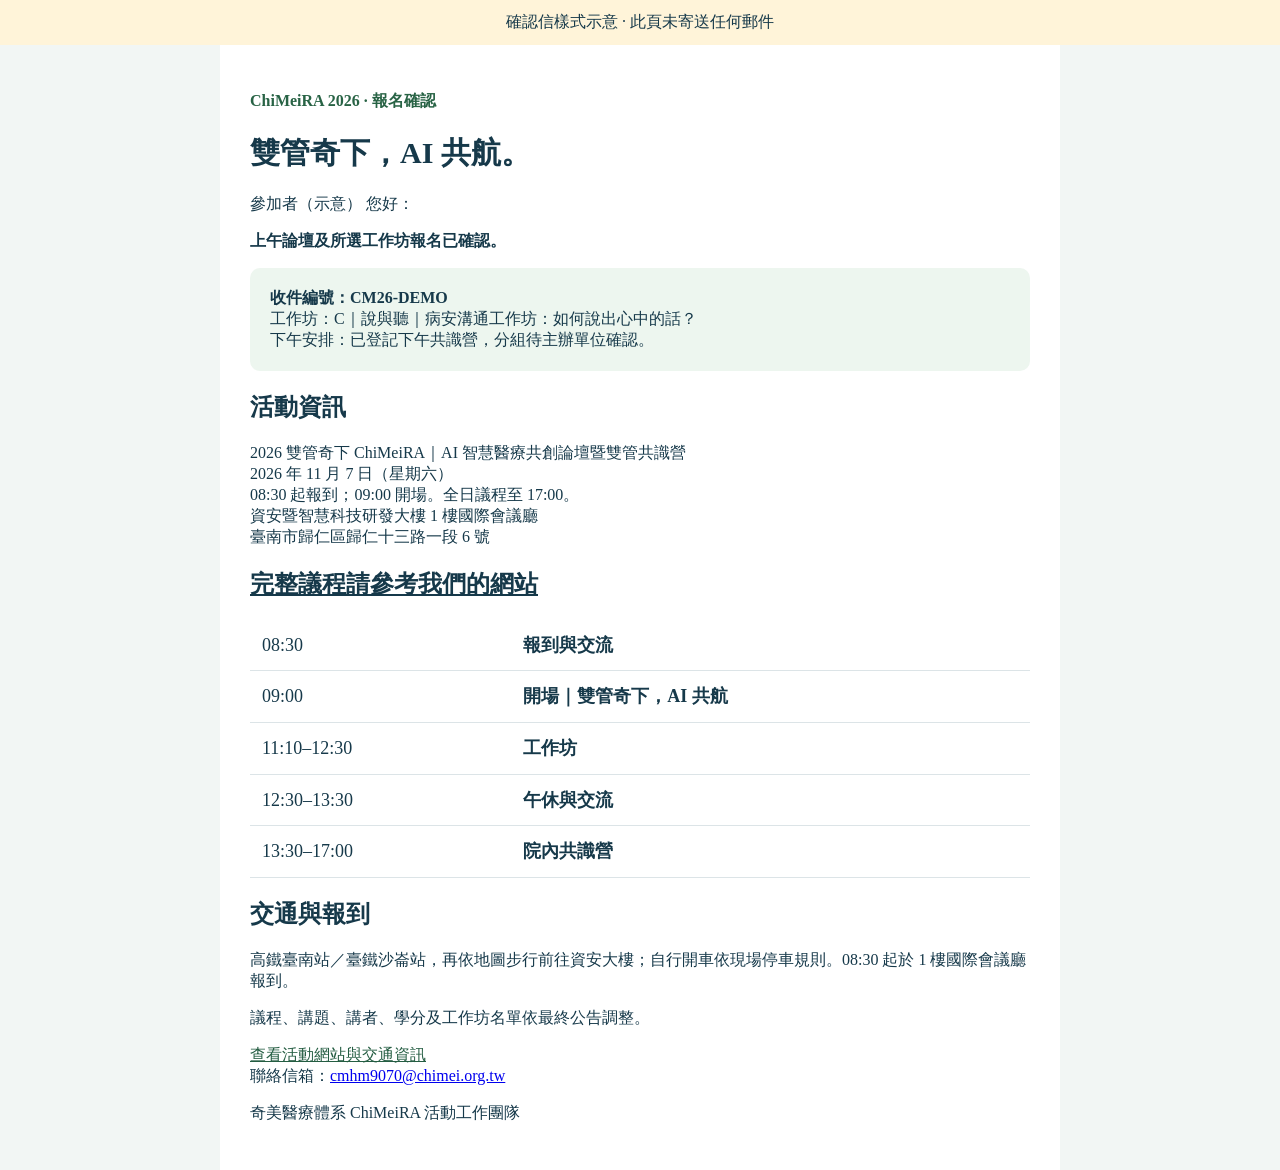
<file: chimeira-2026/confirmation-sample.html>
<!doctype html><html lang="zh-Hant"><head><meta charset="utf-8"><meta name="viewport" content="width=device-width,initial-scale=1"></head><body style="margin:0;background:#f2f6f4;color:#16394a;font:18px/1.8 Arial,"Microsoft JhengHei",sans-serif"><p style="text-align:center;background:#fff4d9;padding:12px;margin:0">確認信樣式示意 · 此頁未寄送任何郵件</p><div style="max-width:780px;margin:auto;background:#fff;padding:30px"><p style="color:#286345;font-weight:700">ChiMeiRA 2026 · 報名確認</p><h1 style="font-size:30px;line-height:1.4">雙管奇下，AI 共航。</h1><p>參加者（示意） 您好：</p><p><strong>上午論壇及所選工作坊報名已確認。</strong></p><div style="background:#edf6ef;padding:20px;border-radius:10px"><strong>收件編號：CM26-DEMO</strong><br>工作坊：C｜說與聽｜病安溝通工作坊：如何說出心中的話？<br>下午安排：已登記下午共識營，分組待主辦單位確認。</div><h2 style="font-size:24px">活動資訊</h2><p>2026 雙管奇下 ChiMeiRA｜AI 智慧醫療共創論壇暨雙管共識營<br>2026 年 11 月 7 日（星期六）<br>08:30 起報到；09:00 開場。全日議程至 17:00。<br>資安暨智慧科技研發大樓 1 樓國際會議廳<br>臺南市歸仁區歸仁十三路一段 6 號</p><h2 style="font-size:24px"><a href="https://kampungtoh.github.io/CMQMweb/chimeira-2026/" style="color:#16394a">完整議程請參考我們的網站</a></h2><table style="width:100%;border-collapse:collapse;font-size:18px;line-height:1.7"><tr><td style="padding:10px 12px;border-bottom:1px solid #dce4e7;white-space:nowrap;vertical-align:top">08:30</td><td style="padding:10px 12px;border-bottom:1px solid #dce4e7"><strong>報到與交流</strong></td></tr><tr><td style="padding:10px 12px;border-bottom:1px solid #dce4e7;white-space:nowrap;vertical-align:top">09:00</td><td style="padding:10px 12px;border-bottom:1px solid #dce4e7"><strong>開場｜雙管奇下，AI 共航</strong></td></tr><tr><td style="padding:10px 12px;border-bottom:1px solid #dce4e7;white-space:nowrap;vertical-align:top">11:10–12:30</td><td style="padding:10px 12px;border-bottom:1px solid #dce4e7"><strong>工作坊</strong></td></tr><tr><td style="padding:10px 12px;border-bottom:1px solid #dce4e7;white-space:nowrap;vertical-align:top">12:30–13:30</td><td style="padding:10px 12px;border-bottom:1px solid #dce4e7"><strong>午休與交流</strong></td></tr><tr><td style="padding:10px 12px;border-bottom:1px solid #dce4e7;white-space:nowrap;vertical-align:top">13:30–17:00</td><td style="padding:10px 12px;border-bottom:1px solid #dce4e7"><strong>院內共識營</strong></td></tr></table><h2 style="font-size:24px">交通與報到</h2><p>高鐵臺南站／臺鐵沙崙站，再依地圖步行前往資安大樓；自行開車依現場停車規則。08:30 起於 1 樓國際會議廳報到。</p><p>議程、講題、講者、學分及工作坊名單依最終公告調整。</p><p><a href="https://kampungtoh.github.io/CMQMweb/chimeira-2026/" style="color:#245d42">查看活動網站與交通資訊</a><br>聯絡信箱：<a href="mailto:cmhm9070@chimei.org.tw">cmhm9070@chimei.org.tw</a></p><p>奇美醫療體系 ChiMeiRA 活動工作團隊</p></div></body></html>
</file>
<file: brand/styles.css>
/* ChiMeiRA: static, editable brand styles. No build step. */
:root{--ink:#153b37;--muted:#566b64;--paper:#f7f6f0;--forest:#103c38;--gold:#d6be7a;--line:#d9ded4;--serif:Georgia,'Noto Serif TC','Songti TC',serif;--sans:-apple-system,BlinkMacSystemFont,'Segoe UI','Noto Sans TC','PingFang TC','Microsoft JhengHei',sans-serif}
*{box-sizing:border-box}html{scroll-behavior:smooth;scroll-padding-top:92px}body{margin:0;background:var(--paper);color:var(--ink);font-family:var(--sans);font-size:17px;line-height:1.8}img{display:block;max-width:100%}a{color:inherit;text-decoration:none}button{font:inherit;color:inherit;cursor:pointer;border:0}a,button{-webkit-tap-highlight-color:transparent}a:focus-visible,button:focus-visible{outline:3px solid #b17b31;outline-offset:6px}h1,h2,h3,p,figure{margin:0}h1,h2,h3{font-weight:600;line-height:1.4}h2{font-family:var(--serif);font-size:clamp(32px,3.7vw,52px);letter-spacing:.02em}h3{font-size:26px}.skip-link{position:fixed;top:-80px;left:20px;background:white;padding:10px 20px;z-index:100}.skip-link:focus{top:10px}
.site-header{height:88px;padding:0 5%;display:flex;justify-content:space-between;align-items:center;background:rgba(247,246,240,.96);border-bottom:1px solid var(--line);position:sticky;top:0;z-index:30;backdrop-filter:blur(16px)}.brand{display:flex;align-items:center;gap:20px}.brand-name{font-family:var(--serif);font-size:31px;letter-spacing:-1.5px;font-weight:600}.brand-name span{color:#8a6929}.brand-sub{font-size:14px;letter-spacing:.18em;padding-left:20px;border-left:1px solid #bec9be}.site-header nav{display:flex;gap:32px;align-items:center;font-size:14px;font-weight:600}.site-header nav a:hover{color:#9c7837}.nav-next{border:1px solid #aebbb0;border-radius:100px;padding:8px 18px}.nav-next span{margin-left:12px}.menu-toggle{display:none}
.hero{position:relative;overflow:hidden;background:#103c38;color:#fbf9ed;isolation:isolate}.hero-art{position:absolute;inset:0;z-index:-1;overflow:hidden;background:radial-gradient(ellipse at 75% 40%,#42786766 0,transparent 50%),radial-gradient(ellipse at 15% 100%,#19394e 0,transparent 65%)}.ribbon{position:absolute;right:-25%;top:-80%;width:100%;height:170%;border:1px solid #c5c79c2e;border-radius:50%;transform:rotate(-36deg);box-shadow:0 0 90px #d6be7a10,inset 30px 0 80px #a5c4ac12}.ribbon-two{right:-28%;top:-65%;border-width:40px;border-color:#e2d8a90a;transform:rotate(-42deg)}.ribbon-three{right:-32%;top:-55%;border-width:1px;border-color:#e5dbac45}.orbit{position:absolute;right:4%;top:13%;width:500px;height:500px;border:1px solid #d6be7a25;border-radius:50%}.orbit-two{transform:scale(.83);border-style:dashed}.hero-top{display:flex;align-items:center;justify-content:space-between;margin:0 6%;padding:29px 0;border-bottom:1px solid #cfddce26}.eyebrow{font-size:11px;letter-spacing:.2em;font-weight:600;color:#e3d7b2}.eyebrow.dark{color:#647970}.edition{font-size:10px;letter-spacing:.2em;color:#bbcbbf;display:flex;align-items:center;gap:18px}.edition i{width:32px;height:1px;background:#a5b5a8}.hero-body{padding:62px 6% 60px;display:grid;grid-template-columns:1.3fr 1fr;align-items:center;min-height:570px}.hero-chinese{font-size:16px;letter-spacing:.22em;color:#d0d9c7}.hero-wordmark{font-family:var(--serif);font-size:clamp(68px,8.7vw,133px);letter-spacing:-.055em;line-height:1.2;margin:8px 0 23px}.hero-wordmark>span:first-child{color:#e3c98a}.wordmark-dot{color:#90ac94}.hero h1{font-family:var(--serif);font-size:clamp(28px,3vw,42px);letter-spacing:.08em;margin:14px 0 22px}.hero-intro{font-size:16px;color:#c1d2c9;line-height:1.9}.text-link{display:inline-flex;align-items:center;gap:28px;border-bottom:1px solid #9baea0;padding:10px 0 7px;font-size:14px;font-weight:600}.text-link span{font-size:21px;transition:transform .2s}.text-link:hover span{transform:translate(3px,-3px)}.text-link.light{color:#ede2bd;border-color:#a7af8355}.hero .text-link{margin-top:28px}.hero-emblem{position:relative;width:100%;padding-top:20px}.hero-emblem img{width:100%;height:330px;object-fit:contain;filter:drop-shadow(0 14px 26px #041a2455)}.hero-emblem figcaption{text-align:center;font-size:9px;letter-spacing:.28em;color:#b6c8b8;margin-top:22px}.next-strip{display:flex;align-items:center;gap:17px;margin:0 6%;padding:22px 0;border-top:1px solid #cfddce38;font-size:19px;letter-spacing:.05em}.status-dot{display:inline-block;flex:0 0 auto;width:7px;height:7px;background:#ddc682;border-radius:50%;box-shadow:0 0 0 5px #ddc68212}.next-strip small{margin-left:auto;color:#b9c9b9;font-size:12px;letter-spacing:.1em}.strip-arrow{margin-left:20px}
.section{max-width:1440px;margin:0 auto;padding:92px 6%}.section-heading{display:flex;align-items:center;justify-content:space-between;border-bottom:1px solid var(--line);padding-bottom:20px;margin-bottom:44px}.small-note{font-size:12px;color:var(--muted)}.story-grid{display:grid;grid-template-columns:1fr 1.3fr;gap:70px}.story-copy>p{margin-bottom:20px;color:var(--muted);font-size:16px}.story-copy>.large-copy{font-size:22px;color:var(--ink);line-height:1.8;margin-bottom:26px}.story-copy>.story-signoff{color:#8d6c2d;font-size:15px;margin-top:25px}.values{display:grid;grid-template-columns:repeat(4,1fr);gap:30px;margin-top:54px;border-top:1px solid var(--line);padding-top:40px}.values article{display:flex;gap:19px;align-items:flex-start}.value-letter{font-family:var(--serif);font-size:49px;color:#8eaa96;line-height:1.2}.values h3{font-size:18px;margin-top:2px}.values p{color:var(--muted);font-size:13px;line-height:1.9}.values .value-en{font-family:var(--serif);font-size:13px;margin:3px 0 16px;color:#8d6c2d}
.years{max-width:none;background:#ebece4}.years>div{max-width:1268px;margin-left:auto;margin-right:auto}.section-title-row{display:flex;align-items:flex-end;justify-content:space-between;gap:30px;margin-bottom:40px}.section-title-row>p{font-size:14px;color:var(--muted)}.year-grid{display:grid;grid-template-columns:1fr 1fr;gap:34px}.year-card{background:var(--paper);border:1px solid #d7ded1;min-width:0}.year-image{display:block;position:relative;aspect-ratio:1.65;overflow:hidden;background:#b9c8bb}.year-image>img:not(.speaker-mini){width:100%;height:100%;object-fit:cover;transition:transform .6s}.year-image:hover>img:not(.speaker-mini){transform:scale(1.035)}.image-label{position:absolute;bottom:0;left:0;right:0;padding:28px 22px 15px;background:linear-gradient(transparent,#092c32b5);font-size:11px;color:white;letter-spacing:.09em;z-index:2}.artwork{background:#dceae5}.artwork-bg{position:absolute;inset:0;background:linear-gradient(90deg,#f5f5e244,#b0d9ce33),url('../chimeira-2026/assets/clinical-value-teal-cyan.webp') center/cover}.speaker-mini{position:absolute;width:46%;height:100%;object-fit:contain;object-position:bottom;bottom:-4%;filter:drop-shadow(0 4px 8px #153b3722)}.mini-one{left:-1%;transform:scale(.95)}.mini-two{left:27%;z-index:1}.mini-three{right:-2%;transform:scale(.95)}.year-content{padding:30px 34px}.year-meta{display:flex;justify-content:space-between;align-items:center}.year-number{font-family:var(--serif);font-size:46px;letter-spacing:-2px;line-height:1.1}.archive-tag{font-size:10px;letter-spacing:.1em;border:1px solid #acbaad;border-radius:40px;padding:4px 11px}.event-date{font-size:12px;color:var(--muted);margin:15px 0 20px}.year-content h3{font-size:27px;font-family:var(--serif);margin-bottom:14px}.year-content>p:not(.event-date){font-size:14px;color:var(--muted);line-height:1.9}.theme-tags{display:flex;flex-wrap:wrap;gap:7px;margin:22px 0 16px}.theme-tags span{font-size:10px;padding:4px 9px;border:1px solid var(--line);color:#687967}.year-content .text-link{display:flex;justify-content:space-between}
.moment-grid{display:grid;grid-template-columns:1.3fr 1fr;gap:18px}.moment{position:relative;padding:0;background:#d1d7cd;overflow:hidden;min-width:0;text-align:left;aspect-ratio:2.4}.moment-wide{grid-row:span 2;aspect-ratio:auto}.moment img{width:100%;height:100%;object-fit:cover;transition:transform .5s}.moment:hover img{transform:scale(1.025)}.moment>span{position:absolute;bottom:0;left:0;right:0;padding:35px 20px 16px;display:flex;justify-content:space-between;align-items:center;gap:10px;color:white;font-size:14px;background:linear-gradient(transparent,#041e28c9)}.moment small{font-size:9px;letter-spacing:.12em}.next-gathering{position:relative;overflow:hidden;padding:90px 9%;background:radial-gradient(ellipse at 90% 10%,#57755d99,transparent 70%),var(--forest);color:var(--paper);isolation:isolate}.next-decoration{position:absolute;right:3%;bottom:-175px;z-index:-1;font-family:var(--serif);font-size:690px;letter-spacing:-.1em;color:#d6be7a12;line-height:1}.next-content{max-width:1260px;margin:auto}.next-content h2{font-size:clamp(38px,5.3vw,74px);letter-spacing:.02em;margin:22px 0;line-height:1.45;color:#f1e8c7}.next-content>p:not(.eyebrow){color:#c3d1c6;font-size:16px}.next-note{display:flex;align-items:center;gap:15px;color:#c2cebc;font-size:12px;margin-top:27px}.next-content .text-link{margin-top:30px}.partners-grid{display:grid;grid-template-columns:1fr 1fr;gap:70px;margin-top:30px}.partners-grid h2{font-size:34px}.partners-intro{font-size:14px;color:var(--muted)}.campuses{list-style:none;margin:12px 0 17px;padding:0}.campuses li{display:flex;justify-content:space-between;align-items:center;padding:16px 0;border-bottom:1px solid var(--line)}.campuses strong{font-size:18px;font-weight:500}.campuses span{font-size:11px;color:var(--muted);letter-spacing:.15em}.site-footer{background:#e8ece4;border-top:1px solid var(--line);padding:40px 6%;display:flex;justify-content:space-between;gap:30px}.site-footer p{font-size:12px;color:var(--muted);margin-top:7px}.footer-links{display:flex;flex-direction:column;align-items:flex-end;gap:5px;font-size:12px;color:var(--muted)}.footer-links a:hover{text-decoration:underline}.footer-links small{font-size:10px;margin-top:8px}
dialog{width:min(1000px,94vw);max-height:92dvh;border:1px solid #bcc6b5;border-radius:4px;background:var(--paper);padding:18px;color:var(--ink)}dialog::backdrop{background:#031813df;backdrop-filter:blur(8px)}.dialog-bar,.dialog-controls{display:flex;justify-content:space-between;align-items:center;gap:10px;font-size:13px}.dialog-bar{margin-bottom:14px}.dialog-controls{margin-top:14px}.dialog-bar button,.dialog-controls button{padding:8px 12px;background:#e3e8de}#photo-large{max-height:65dvh;margin:auto;object-fit:contain}body:has(dialog[open]){overflow:hidden}
@media(min-width:1600px){.hero-body,.hero-top,.next-strip{max-width:1360px;margin-left:auto;margin-right:auto}.hero-body{padding-left:0;padding-right:0}.hero-emblem img{height:380px}}
@media(max-width:1000px){.site-header nav{gap:20px}.brand-sub{display:none}.hero-body{grid-template-columns:1.2fr 1fr;padding-top:45px}.hero-emblem img{height:260px}.values{grid-template-columns:1fr 1fr;gap:30px}.story-grid{gap:35px}.year-content{padding:26px}.year-content h3{font-size:24px}.moment-grid{grid-template-columns:1.1fr 1fr}.moment>span{font-size:12px}.moment small{display:none}}
@media(max-width:720px){html{scroll-padding-top:80px}.site-header{height:72px;padding:0 6%}.brand-name{font-size:28px}.menu-toggle{display:flex;gap:18px;align-items:center;background:transparent;padding:10px 0;font-size:13px}.menu-toggle span{font-size:23px}.site-header nav{display:none;position:absolute;top:72px;left:0;right:0;flex-direction:column;align-items:stretch;background:var(--paper);padding:18px 6% 24px;border-bottom:1px solid var(--line);gap:0}.site-header nav.open{display:flex}.site-header nav a{padding:13px 0}.site-header nav .nav-next{padding:10px 15px;margin-top:12px;text-align:center}.hero-top{padding:20px 0}.hero-top .eyebrow{font-size:8px;letter-spacing:.13em}.edition{display:none}.hero-body{padding:34px 6% 36px;display:block;min-height:0}.hero-copy{position:relative;z-index:1}.hero-wordmark{font-size:clamp(65px,15vw,105px);margin:10px 0 18px}.hero-chinese{font-size:13px}.hero h1{font-size:30px}.hero-intro{font-size:14px}.hero-emblem{position:absolute;width:190px;right:-42px;bottom:115px;opacity:.23;z-index:0}.hero-emblem img{height:250px}.hero-emblem figcaption{display:none}.hero .text-link{margin-top:18px;font-size:13px}.next-strip{font-size:15px;padding:20px 0;gap:13px}.next-strip small{display:none}.strip-arrow{margin-left:auto}.orbit{width:400px;height:400px;right:-200px;top:140px}.section{padding:58px 6%}.section-heading{margin-bottom:30px;align-items:flex-start;gap:15px}.section-heading .small-note{font-size:10px;text-align:right;max-width:130px}.eyebrow{font-size:9px}.story-grid{grid-template-columns:1fr;gap:26px}.story-copy>.large-copy{font-size:20px}.story-copy>p{font-size:15px}.values{gap:25px 20px;margin-top:30px;padding-top:30px}.values article{display:block}.value-letter{font-size:40px}.values h3{font-size:17px;margin-top:8px}.values .value-en{font-size:12px;margin-bottom:10px}.values p{font-size:12px}.section-title-row{display:block;margin-bottom:28px}.section-title-row>p{margin-top:20px;font-size:13px}.year-grid{grid-template-columns:1fr;gap:26px}.year-content{padding:24px}.year-number{font-size:40px}.year-image{aspect-ratio:1.6}.year-content h3{font-size:26px}.theme-tags span{font-size:9px}.moment-grid{grid-template-columns:1fr 1fr;gap:12px}.moment-wide{grid-column:1/-1;grid-row:auto;aspect-ratio:1.6}.moment{aspect-ratio:1.2}.moment>span{padding:25px 12px 12px;font-size:11px}.section-title-row>.text-link{margin-top:20px}.next-gathering{padding:65px 6%}.next-content h2{font-size:39px}.next-decoration{font-size:430px;right:-28px;bottom:-85px}.next-content>p:not(.eyebrow){font-size:14px}.next-note{font-size:11px}.partners-grid{grid-template-columns:1fr;gap:28px}.partners-grid h2{font-size:30px}.site-footer{flex-direction:column;padding:32px 6%;gap:20px}.footer-links{align-items:flex-start}.site-footer p{font-size:10px}.dialog-bar{font-size:11px}.dialog-controls button{font-size:12px}}
@media(prefers-reduced-motion:reduce){html{scroll-behavior:auto}*,*::before,*::after{transition:none!important;animation:none!important}}
</file>
<file: chimeira-2026/styles.css>
:root{--ink:#1a3d65;--body:#3d505e;--green:#3d9447;--bright:#94bd36;--gold:#bb9134;--red:#c00000;--line:#d9e3db;--muted:#455b50;--paper:#f7faf8;--navy:#1a3d65;--serif:var(--sans);--sans:system-ui,-apple-system,'Noto Sans TC','PingFang TC','Microsoft JhengHei',sans-serif}*{box-sizing:border-box}html{scroll-behavior:smooth;scroll-padding-top:100px}body{margin:0;color:var(--body);font:1.05rem/1.85 var(--sans);background:#fff;overflow-x:clip}h1,h2,h3,p{margin:0}a{color:inherit}button,input{font:inherit}button,a{touch-action:manipulation}button{cursor:pointer}a:focus-visible,button:focus-visible,summary:focus-visible{outline:3px solid var(--green);outline-offset:5px}h2{font:500 clamp(1.9rem,3.6vw,3rem)/1.6 var(--serif);letter-spacing:.07em;color:var(--ink)}h3{font:600 1.22rem/1.65 var(--serif);color:var(--ink)}p+p{margin-top:1rem}.lead{font-size:1.1rem;line-height:2.05}.muted,.fine{color:var(--muted)}.fine,small{font-size:1rem}.skip{position:fixed;top:-70px;z-index:40;background:white;padding:15px}.skip:focus{top:0}.top{position:sticky;top:0;z-index:20;display:flex;justify-content:space-between;align-items:center;padding:13px max(4vw,20px);background:rgba(255,255,255,.96);border-bottom:1px solid #dce5dc;backdrop-filter:blur(14px)}.brand{display:flex;gap:10px;align-items:center;text-decoration:none;line-height:1.15}.brand-emblem{position:relative;width:50px;height:50px;overflow:hidden;border-radius:50%;background:#fff;flex:0 0 auto}.brand-emblem img{position:absolute;width:75px;max-width:none;left:50%;top:50%;transform:translate(-50%,-50%)}.wordmark{font-family:'Eras Medium ITC','Trebuchet MS',var(--sans);font-weight:650;color:var(--ink);letter-spacing:-.035em}.wordmark b{color:var(--red);font-weight:inherit}.brand .wordmark{font-size:1.5rem}.brand-sub{display:block;font-size:1rem;letter-spacing:.18em;color:var(--muted);margin-top:5px}.top nav{display:flex;gap:28px;align-items:center;font-size:1rem}.top nav a{text-decoration:none;position:relative}.top nav a:not(.nav-register):after{content:'';position:absolute;left:0;right:100%;bottom:-8px;height:1px;background:var(--green);transition:right .3s}.top nav a:hover:after{right:0}.nav-register{border:1px solid var(--green);color:var(--green);padding:8px 22px;border-radius:40px;transition:background .3s,color .3s}.nav-register:hover{background:var(--green);color:#fff}.hero{position:relative;isolation:isolate;display:grid;grid-template-columns:1.05fr 1fr;gap:20px 60px;align-items:center;padding:62px max(calc((100vw - 1200px)/2),6vw) 27px;min-height:750px;background:radial-gradient(ellipse at 82% 34%,#e9f5ed 0%,#f9fcfa 34%,#fff 75%);overflow:hidden}.hero-grid{position:absolute;inset:0;z-index:-1;background-image:linear-gradient(#2b865411 1px,transparent 1px),linear-gradient(90deg,#2b865411 1px,transparent 1px);background-size:68px 68px;mask-image:linear-gradient(90deg,transparent 10%,#000 100%)}.hero:after{content:'';position:absolute;left:46%;top:0;width:1px;height:100%;background:linear-gradient(transparent,#8eb5a329,transparent);transform:skewX(-20deg);pointer-events:none}.contour{position:absolute;width:750px;height:850px;border-radius:48%;background:repeating-radial-gradient(ellipse at center,transparent 0 16px,#8fb24b28 17px 18px,transparent 19px 27px);z-index:-1;mask-image:linear-gradient(to right,#000,transparent 90%);transform:rotate(-25deg)}.contour-left{left:-600px;top:-120px}.hero-inner{padding:15px 0 32px;position:relative;z-index:1}.eyebrow,.section-label,.small-tag{font-size:1rem;letter-spacing:.16em;font-weight:500;color:var(--green)}.eyebrow{margin-bottom:26px;color:#537a65}.hero-pretitle{font-size:1rem;letter-spacing:.2em;color:#657963;margin-bottom:12px}.hero h1{font:500 clamp(3.5rem,5.8vw,5.2rem)/1.4 var(--serif);letter-spacing:.14em;color:var(--ink);white-space:nowrap}.hero h1>span{color:var(--green)}.hero-wordmark{font-size:clamp(2.9rem,4.6vw,4.7rem);line-height:1.4;margin-top:4px}.hero-theme{font-size:1.1rem;letter-spacing:.025em;color:var(--ink);margin:19px 0 14px;font-weight:550}.hero-desc{font-size:1rem;line-height:1.95;color:var(--muted)}.hero-actions{display:flex;gap:12px;flex-wrap:wrap;margin-top:26px}.button{display:inline-flex;align-items:center;justify-content:center;padding:12px 25px;text-decoration:none;font-size:1rem;border-radius:40px;transition:transform .25s,background .25s;min-height:48px}.button:hover{transform:translateY(-3px)}.primary{background:var(--green);color:#fff;border:1px solid var(--green)}.ghost{border:1px solid #a6b6a6;color:var(--ink)}.ghost:hover{background:#fff}.dark{background:var(--ink);color:#fff}.hero-visual{position:relative;align-self:center}.orbit-stage{position:relative;width:100%;max-width:490px;aspect-ratio:1;margin:auto;display:grid;place-items:center}.logo-halo{position:relative;overflow:hidden;width:72%;aspect-ratio:1;border-radius:50%;background:white;box-shadow:0 15px 60px #37713b0f,inset 0 0 0 1px #d9e4d6}.logo-halo:after{content:'';position:absolute;inset:0;border-radius:50%;border:1px solid #cfdfcf;box-shadow:inset 0 0 20px #499c3622;pointer-events:none}.logo-halo img{position:absolute;width:150%;max-width:none;left:50%;top:50%;transform:translate(-50%,-50%)}.orbit{position:absolute;border:1px solid #82ad7788;border-radius:50%;pointer-events:none}.orbit-one{inset:5%;border-left-color:#c7d5c050;border-bottom-color:#c7d5c050;animation:orbit-spin 45s linear infinite}.orbit-two{inset:0;border-style:dashed;border-color:#8ba88a46;animation:orbit-spin 80s linear infinite reverse}.orbit-stage:before{content:'';position:absolute;inset:16%;border-radius:50%;box-shadow:0 0 50px #8ed3741c;animation:halo-breathe 5s ease-in-out infinite}.orbit-label{position:absolute;font-size:1rem;letter-spacing:.16em;color:#648865;padding:6px 9px;background:#f9fcfae8;z-index:3;white-space:nowrap}.orbit-label-a{left:1%;top:22%;transform:rotate(-18deg)}.orbit-label-b{right:-5%;bottom:22%;transform:rotate(-18deg)}.orbit-label-c{left:20%;bottom:1%}.orbit-node{position:absolute;z-index:4;width:7px;height:7px;border-radius:50%;background:#55973c;box-shadow:0 0 0 5px #8cb97615,0 0 15px #76a95399}.node-one{left:17%;top:14%;animation:node-pulse 4s ease-in-out infinite}.node-two{right:2%;top:50%;background:#83aaaf;animation:node-pulse 5s ease-in-out infinite 1s}.node-three{bottom:4%;left:40%;background:var(--gold);animation:node-pulse 4s ease-in-out infinite 2s}.visual-caption{text-align:center;font-size:1rem;letter-spacing:.15em;color:#7b917d;margin-top:17px}.hero-meta{position:relative;z-index:1;grid-column:1/-1;display:grid;grid-template-columns:.85fr .95fr 1.5fr;gap:38px;border-top:1px solid #a9c29475;padding:23px 0 10px}.hero-meta>div{display:flex;flex-direction:column}.meta-label{font-size:1rem;letter-spacing:.18em;color:#7c947b;margin-bottom:5px}.hero-meta strong{font-size:1rem;font-weight:550;color:var(--ink);letter-spacing:.025em}.hero-meta small{font-size:1rem;color:var(--muted);font-weight:400;margin-left:7px}.hero-meta>div>small{margin-left:0}.scroll-hint{grid-column:1/-1;display:flex;justify-content:center;align-items:center;gap:12px;margin-top:5px;font-size:1rem;letter-spacing:.18em;color:#899b8c;text-decoration:none}.scroll-hint span{height:22px;width:1px;background:linear-gradient(var(--green),transparent);animation:scroll-flow 2.8s ease-in-out infinite}.format-strip{max-width:1150px;margin:auto;display:grid;grid-template-columns:repeat(4,1fr);gap:24px;padding:48px 0 38px;border-bottom:1px solid var(--line)}.format-strip>div{border-right:1px solid var(--line);padding-left:24px}.format-strip>div:last-child{border:0}.format-strip b{font:400 1.8rem/1.4 Georgia,serif;color:var(--green);display:block}.format-strip span{font-size:1rem;color:var(--muted)}.section{position:relative;padding:85px max(calc((100vw - 1150px)/2),6vw);scroll-margin-top:8px;overflow:hidden}.section-label{margin-bottom:25px;position:relative}.split{display:grid;grid-template-columns:1fr 1.12fr;gap:64px;position:relative}.section-watermark{position:absolute;right:4%;top:40px;font:400 clamp(5rem,14vw,12rem)/1 Georgia,serif;letter-spacing:.05em;color:#ebf1ec;pointer-events:none}.about{padding-top:100px}.about .lead{position:relative}.values{display:grid;grid-template-columns:repeat(4,1fr);gap:28px;margin-top:50px;position:relative}.values>div{display:flex;align-items:center;gap:16px}.values b{font:400 2.4rem/1 Georgia,serif;color:var(--green);width:70px;height:70px;border:1px solid #accb9b;border-radius:50%;display:grid;place-items:center;flex:0 0 auto}.values span{font-size:1rem;color:var(--ink);font-weight:550}.values small{display:block;font-size:1rem;color:var(--muted);font-weight:400}.speaker-section{background:linear-gradient(120deg,#f2f7f3,#fff);border-top:1px solid #e7eee8;border-bottom:1px solid #e7eee8}.speaker-section>.muted{margin-top:15px}.speaker-grid{display:grid;grid-template-columns:repeat(3,1fr);gap:38px;margin-top:45px}.speaker{display:flex;flex-direction:column;padding:22px 0 8px;border-top:1px solid #aac79f;position:relative}.speaker:before{content:'';position:absolute;top:-2px;left:0;width:42px;height:3px;background:var(--green)}.speaker-no{font-size:1rem;letter-spacing:.11em;color:var(--green)}.speaker h3{font-size:1.6rem;font-weight:500;letter-spacing:.04em;margin:25px 0 17px;min-height:84px}.speaker>p{color:var(--muted);font-size:1rem;flex:1;margin-bottom:26px}.speaker-person{padding-top:18px;border-top:1px solid #d7e3d4;position:relative}.speaker-person strong{display:block;font-size:1.05rem;font-weight:550;color:var(--ink)}.speaker-person strong small{font-weight:400;font-size:1rem}.speaker-person>span{font-size:1rem;color:var(--muted)}.speaker-person em{position:absolute;right:0;top:20px;font-size:1rem;font-style:normal;color:var(--muted);border:1px solid #c9d7c5;padding:0 8px}.speaker time{font-size:1rem;color:var(--green);margin-top:18px;letter-spacing:.05em}.section-heading{display:flex;align-items:center;justify-content:space-between;gap:20px;flex-wrap:wrap}.filters{display:flex;gap:3px;flex-wrap:wrap;border:1px solid #c7d5c2;padding:4px;border-radius:30px}.filters button{background:transparent;border:0;font-size:1rem;color:var(--muted);padding:8px 15px;border-radius:25px}.filters button[aria-pressed=true]{background:var(--green);color:white}.agenda{border-top:1px solid #a7be9d;margin-top:36px;position:relative}.agenda-row{display:grid;grid-template-columns:154px 1fr auto;gap:24px;padding:21px 14px;border-bottom:1px solid #dfe7dd;align-items:center;transition:background .3s}.agenda-row:hover{background:#f6faf4}.agenda-row[hidden]{display:none}.agenda-row time{font-size:1rem;font-variant-numeric:tabular-nums;color:var(--green);letter-spacing:.03em}.agenda-row h3{font:550 1rem/1.7 var(--sans)}.agenda-row p{font-size:1rem;color:var(--muted);margin-top:3px}.tag{font-size:1rem;color:#56764c;padding:3px 11px;border:1px solid #cedcc8;border-radius:25px;white-space:nowrap}.tag.invite{color:#92783f;border-color:#e0d8c3}.agenda-row.highlight{background:#f0f7ec}.agenda-row.highlight .tag{background:var(--green);color:#fff;border-color:var(--green)}.section>.fine{margin-top:18px}.workshop-section{background:#eef4ec;border-top:1px solid #d9e3d4}.workshop-section:before{content:'';position:absolute;width:640px;height:640px;right:-340px;top:-270px;background:repeating-radial-gradient(circle,transparent 0 22px,#90b18123 23px 24px,transparent 25px 34px);border-radius:50%;pointer-events:none}.workshop-section>.lead{margin-top:16px;color:var(--muted);position:relative}.workshop-grid{display:grid;grid-template-columns:repeat(3,1fr);gap:34px;margin-top:43px}.workshop{position:relative;display:flex;flex-direction:column;border-left:1px solid #bdcfb7;padding-left:26px}.workshop-letter{font:400 2.7rem/1 Georgia,serif;color:var(--green);width:85px;height:85px;border:1px solid #8ab779;border-radius:50%;display:grid;place-items:center;background:#f9fcf7;margin-bottom:25px}.workshop h3{font-size:1.45rem;font-weight:500;letter-spacing:.03em;min-height:79px}.workshop>p{font-size:1rem;color:var(--muted);margin-top:16px}.workshop ul{padding-left:17px;color:var(--muted);font-size:1rem;line-height:1.9;margin:18px 0 24px;flex:1}.output{border-top:1px solid #c9d8c3;padding-top:18px}.output small{display:block;color:var(--green);font-size:1rem;letter-spacing:.08em;margin-bottom:8px}.output b{font-size:1rem;font-weight:500;color:var(--ink)}.workshop-select{margin-top:24px;padding:10px 16px;border:1px solid #7f9e76;border-radius:30px;color:var(--green);background:transparent;font-size:1rem;transition:background .3s,color .3s}.workshop-select:hover{background:var(--green);color:#fff}.consensus{background:linear-gradient(115deg,#183b55,#22473f);color:#dce8df}.consensus .section-label{color:#aecb96}.consensus h2{color:#f7faf5}.consensus h2>span{color:#bfd396}.consensus-topics{display:flex;flex-wrap:wrap;gap:8px;margin:24px 0}.consensus-topics span{border:1px solid #67826b;font-size:1rem;padding:4px 14px;border-radius:30px}.consensus .fine{margin-top:17px;color:#aebfb3}.registration-types{display:grid;grid-template-columns:1fr 1fr;gap:45px;margin:35px 0 22px}.registration-types article{border-top:1px solid #a6c09a;padding:23px 0 5px}.registration-types .small-tag{font-size:1rem}.registration-types h3{font-size:1.3rem;margin:10px 0 13px;letter-spacing:.06em}.registration-types p{font-size:1rem;color:var(--muted)}.registration-types b{font-size:1rem;font-weight:550;display:block;color:var(--ink);margin-top:12px}.form-shell{border:1px solid #c9d6c6;border-radius:8px;background:#fff;margin-top:32px;overflow:hidden;box-shadow:0 12px 40px #28622c06}.form-shell iframe{display:block;width:100%;height:1440px;border:0}.form-alternative{margin-top:12px!important;font-size:1rem;color:var(--muted)}.faq{margin-top:35px}.faq details{padding:18px 0;border-bottom:1px solid var(--line)}.faq summary{cursor:pointer;font-size:1rem;color:var(--ink)}.faq details p{padding:15px 0 3px;color:var(--muted);font-size:1rem}.venue{background:#f6f9f7;border-top:1px solid #dfe7dc}.venue-name{font:500 1.15rem/1.9 var(--serif);color:var(--ink);margin:23px 0 12px;letter-spacing:.04em}.venue-name strong{font-weight:550;color:var(--green)}.venue .button{margin-top:22px}.transport>div{position:relative;padding:0 0 20px 44px;margin-bottom:22px;border-bottom:1px solid var(--line)}.transport>div>span{position:absolute;left:0;top:-3px;font:400 1.2rem/1.8 Georgia,serif;color:var(--green)}.transport h3{font-size:1rem}.transport p{font-size:1rem;color:var(--muted);margin-top:7px}.host-row{display:grid;grid-template-columns:140px 1fr;gap:40px;border-top:1px solid var(--line);padding:25px 0}.host-row h3{font-size:1rem;color:var(--muted);font-weight:500}.host-row p{font-size:1rem;margin:0 0 11px}.host-row p:last-child{margin:0}.host-row strong{font-weight:550;color:var(--ink)}footer{padding:35px max(calc((100vw - 1150px)/2),6vw);background:#edf3ec;border-top:1px solid #c8d7c2;display:flex;justify-content:space-between;gap:25px;color:#697b66}.footer-brand{text-decoration:none;font-size:1.6rem;line-height:1.3}.footer-brand small{font-size:1rem;color:var(--green);letter-spacing:.1em}footer p{font-size:1rem;margin-top:10px}footer>div:last-child{display:flex;flex-direction:column;gap:7px;align-items:flex-end}footer a{font-size:1rem;text-underline-offset:4px}footer small{font-size:1rem}.mobile-dock{display:none}.reveal{transition:opacity .85s ease,transform .85s cubic-bezier(.2,.7,.2,1)}.reveal-pending{opacity:0;transform:translateY(28px)}.reveal-visible{opacity:1;transform:none}.hero-inner{animation:hero-arrive 1s ease both}.hero-visual{animation:hero-arrive 1.4s .1s ease both}.hero-meta{animation:hero-arrive 1.1s .2s ease both}
@keyframes orbit-spin{to{transform:rotate(360deg)}}@keyframes halo-breathe{50%{box-shadow:0 0 65px #76c35935}}@keyframes node-pulse{50%{box-shadow:0 0 0 9px #8cb97608,0 0 20px #76a953aa}}@keyframes scroll-flow{50%{transform:translateY(5px);opacity:.5}}@keyframes hero-arrive{from{opacity:0;transform:translateY(18px)}to{opacity:1;transform:none}}
@media(max-width:1000px){.hero{gap:20px;min-height:660px;padding-top:45px}.hero h1{font-size:4rem}.hero-wordmark{font-size:3.5rem}.hero-theme{font-size:1rem}.format-strip{margin:0 6vw}.values{gap:16px}.values b{width:52px;height:52px;font-size:1.9rem}.values>div{gap:10px}.speaker-grid{gap:25px}.split{gap:35px}.top nav{gap:19px}.speaker h3{font-size:1.4rem}.workshop-grid{gap:24px}.workshop{padding-left:20px}.orbit-label-b{right:0}.visual-caption{font-size:1rem}}
@media(max-width:760px){.top{padding:10px 5vw}.top nav>a:not(.nav-register){display:none}.nav-register{font-size:1rem;padding:7px 18px}.brand-emblem{width:43px;height:43px}.brand-emblem img{width:64px}.brand .wordmark{font-size:1.3rem}.brand-sub{font-size:1rem}.hero{grid-template-columns:1fr;text-align:center;padding:35px 6vw 22px;gap:4px;min-height:0;background:radial-gradient(ellipse at 50% 53%,#edf6eb,#fff 70%)}.hero-grid{background-size:48px 48px;mask-image:linear-gradient(transparent,#000 45%,transparent)}.hero-inner{padding:10px 0 3px}.eyebrow{font-size:1rem;letter-spacing:.1em;margin-bottom:20px}.hero-pretitle{font-size:1rem;letter-spacing:.18em;margin-bottom:8px}.hero h1{font-size:clamp(2.7rem,10.4vw,4.5rem);letter-spacing:.15em;padding-left:.15em}.hero-wordmark{font-size:3rem;margin-top:2px}.hero-theme{font-size:1rem;margin:11px 0 12px}.hero-desc{font-size:1rem}.hero-actions{justify-content:center;margin-top:21px;gap:9px}.button{padding:11px 20px;font-size:1rem}.hero-visual{margin-top:28px}.orbit-stage{max-width:310px}.logo-halo{width:74%}.orbit-label{font-size:1rem;letter-spacing:.1em}.orbit-label-b{right:-5%;bottom:21%}.orbit-label-c{left:20%;bottom:1%}.visual-caption{font-size:1rem;margin-top:14px;letter-spacing:.08em}.hero-meta{grid-template-columns:1fr 1fr;gap:20px 10px;margin-top:25px;padding-top:20px;text-align:left}.hero-meta>div:last-child{grid-column:1/-1;border-top:1px solid #d2ddcc;padding-top:15px}.hero-meta strong{font-size:1rem}.hero-meta strong small{display:block;margin-left:0;margin-top:2px}.hero-meta>div:last-child small{margin-top:2px}.scroll-hint{margin-top:13px}.format-strip{grid-template-columns:1fr 1fr;padding:32px 0 27px;gap:20px}.format-strip>div{padding-left:16px}.format-strip>div:nth-child(2){border:0}.format-strip b{font-size:1.5rem}.format-strip span{font-size:1rem}.section{padding:55px 6vw}.section-label{font-size:1rem;letter-spacing:.1em;line-height:1.8;margin-bottom:22px}h2{font-size:2rem;letter-spacing:.055em;line-height:1.65}.lead{font-size:1rem}.split{grid-template-columns:1fr;gap:27px}.section-watermark{font-size:4.8rem;top:12px;right:-16px;color:#eef3ed}.values{grid-template-columns:1fr 1fr;gap:25px 15px;margin-top:32px}.values b{width:56px;height:56px;font-size:2rem}.values span{font-size:1rem}.values small{font-size:1rem}.speaker-grid,.workshop-grid,.registration-types{grid-template-columns:1fr;gap:33px}.speaker-grid{margin-top:35px}.speaker{padding:19px 0 10px}.speaker h3{font-size:1.55rem;min-height:0;margin-top:18px}.speaker>p{margin-bottom:20px}.speaker-person{padding-top:14px}.speaker-person em{top:16px}.speaker time{margin-top:12px}.filters{width:100%;justify-content:space-between;margin-top:4px}.filters button{font-size:1rem;padding:8px 10px}.agenda-row{grid-template-columns:1fr auto;gap:7px 10px;padding:18px 4px}.agenda-row time{grid-column:1;font-size:1rem}.agenda-row>div{grid-row:2;grid-column:1/-1}.agenda-row .tag{grid-column:2;grid-row:1}.agenda-row h3{font-size:1rem}.agenda-row p{font-size:1rem}.workshop{padding-left:20px}.workshop-letter{width:72px;height:72px;font-size:2.4rem;margin-bottom:21px}.workshop h3{min-height:0;font-size:1.5rem}.workshop-select{align-self:flex-start;min-width:190px}.consensus h2{font-size:2.05rem}.registration-types{gap:22px;margin:29px 0 21px}.form-shell iframe{height:1660px}.host-row{grid-template-columns:1fr;gap:12px;padding:21px 0}footer{padding:30px 6vw 98px;flex-direction:column;gap:25px}footer>div:last-child{align-items:flex-start}.mobile-dock{position:fixed;z-index:25;bottom:0;left:0;right:0;display:grid;grid-template-columns:1fr 1fr;background:#fffffff2;border-top:1px solid #c5d9b7;backdrop-filter:blur(14px);padding-bottom:env(safe-area-inset-bottom)}.mobile-dock a{text-align:center;padding:13px 5px;text-decoration:none;font:500 1.05rem/1.6 var(--serif);letter-spacing:.1em;color:var(--ink)}.mobile-dock a+a{border-left:1px solid #a1bf74;color:var(--green)}.form-alternative{font-size:1rem}}
@media(prefers-reduced-motion:reduce){html{scroll-behavior:auto}.hero-inner,.hero-visual,.hero-meta,.orbit,.orbit-stage:before,.orbit-node,.scroll-hint span{animation:none!important}.reveal,.button,.nav-register{transition:none!important}.reveal-pending{opacity:1;transform:none}}

/* Modern sans typography and accessible reading controls */
html{font-size:18px}h2{font-weight:750;letter-spacing:.015em;line-height:1.45}h3{font-weight:700;letter-spacing:0}.hero h1{font-weight:800;letter-spacing:.025em;line-height:1.25}.hero-theme{font-size:1.2rem;font-weight:700}.hero-pretitle{letter-spacing:.08em}.hero-desc{font-size:1.05rem;color:#455b50}.section-label,.eyebrow{letter-spacing:.08em;font-size:1rem}.fine,small{font-size:1rem}.top{gap:22px;flex-wrap:wrap}.top nav{gap:20px;flex-wrap:wrap;font-size:1rem}.brand-sub{font-size:.9rem;letter-spacing:.05em}.hero-meta strong{font-size:1.15rem}.hero-meta small{font-size:1rem}.scroll-hint{font-size:.9rem;color:#455b50}.orbit-label{font-size:1rem;letter-spacing:.025em;transform:none;position:static;background:none;padding:0;color:#355b45}.orbit-stage{display:flex;flex-wrap:wrap;justify-content:center;align-content:center;gap:8px}.logo-halo{flex:0 0 72%;margin-bottom:20px}.orbit-label-a,.orbit-label-b,.orbit-label-c{z-index:2;flex:0 0 auto}.visual-caption{font-size:.9rem;color:#455b50;letter-spacing:.04em}.speaker h3,.workshop h3{font-weight:700}.speaker>p,.workshop>p,.registration-types p{font-size:1.05rem;color:#455b50}.agenda-row h3{font-weight:700;font-size:1.15rem}.agenda-row p,.workshop ul,.output b{font-size:1rem}.speaker-no,.speaker-person em{font-size:.9rem}.values{grid-template-columns:repeat(2,1fr)}.values span{font-size:1rem}.filters{border-radius:14px}.filters button{font-size:1rem;border-radius:10px}.reading-bar{display:flex;align-items:center;justify-content:flex-end;gap:18px;padding:12px 6vw;background:#edf5ef;border-bottom:1px solid var(--line);color:#234337;font-size:1rem}.reading-bar>div{display:flex;gap:6px}.reading-bar button,.path-header button{background:white;border:1px solid #a9bfb0;border-radius:8px;padding:7px 14px;color:#234337;min-height:44px}.reading-bar button[aria-pressed=true],.path-header button[aria-pressed=true]{background:#24513d;color:#fff;border-color:#24513d}.reading-bar a{margin-left:12px;text-underline-offset:5px}.photo-banner{position:relative;margin:0;min-height:420px;background:#133a36;isolation:isolate;overflow:hidden}.photo-banner>img{position:absolute;width:100%;height:100%;object-fit:cover;object-position:50% 43%;z-index:-2}.photo-banner:after{content:'';position:absolute;inset:0;background:linear-gradient(90deg,#102d2ae8,#102d2a2e 80%);z-index:-1}.photo-banner figcaption{display:flex;flex-direction:column;align-items:flex-start;gap:22px;padding:75px max(calc((100vw - 1150px)/2),6vw);color:white}.photo-banner figcaption span{padding:4px 12px;border:1px solid #cce1d9}.photo-banner strong{font-size:clamp(1.9rem,3.5vw,3rem);font-weight:750;line-height:1.5}.photo-banner a{text-underline-offset:6px}.workshop-guide{margin:35px 0 45px;border:1px solid #95b8a3;border-radius:18px;padding:30px;background:#fff;display:grid;grid-template-columns:1fr 1fr;gap:30px;scroll-margin-top:140px}.workshop-guide p{margin-top:10px;font-size:1rem}.interest-options{display:flex;flex-direction:column;gap:10px;margin-top:22px}.interest-options button{padding:12px 16px;min-height:52px;text-align:left;background:#f4f8f5;border:1px solid #b5cbbb;border-radius:10px;color:#244c3b}.interest-options button[aria-pressed=true]{background:#24513d;color:#fff;border-color:#24513d}.guide-result{background:linear-gradient(140deg,#eaf6ec,#f5faf8);border-radius:12px;padding:28px;display:flex;flex-direction:column;align-items:flex-start;justify-content:center}.guide-result h3{font-size:1.5rem;margin-top:12px}.guide-result .button{margin-top:22px}.workshop.is-selected{outline:3px solid #276143;outline-offset:12px;background:#fff}.workshop-select[aria-pressed=true]{background:#24513d;color:white}.participation-path{background:#f0f6f2;border:1px solid #a9c5b3;border-radius:16px;padding:28px;margin-top:28px}.path-header{display:flex;justify-content:space-between;align-items:center;gap:16px;flex-wrap:wrap}.path-header>div{display:flex;gap:8px}.path-stops{display:grid;grid-template-columns:repeat(3,1fr);gap:20px;margin:25px 0}.path-stops>div{border-left:3px solid #529862;padding-left:17px}.path-stops span,.path-stops strong{display:block}.path-stops span{color:#455b50;font-size:1rem}.path-stops strong{color:#163b2d;font-size:1.15rem;margin-top:8px}.participation-path .fine{margin-top:8px}.gallery-section{background:#102f34;color:#e1eeea}.gallery-section h2{color:#fff}.gallery-section .section-label{color:#b9dfc5}.gallery-section .section-heading p{font-size:1rem}.photo-grid{display:grid;grid-template-columns:repeat(3,1fr);gap:25px;margin:35px 0}.photo-card{position:relative;background:none;border:0;padding:0;text-align:left;color:white;border-radius:12px;overflow:hidden}.photo-card img{display:block;width:100%;height:auto;aspect-ratio:1.5;object-fit:cover;transition:transform .35s}.photo-card:hover img{transform:scale(1.035)}.photo-card>span{display:block;padding:18px 0}.photo-card strong{display:block;font-size:1.15rem}.photo-card small{display:block;font-size:1rem;color:#c7ddd3;margin-top:6px}.gallery-section .ghost{color:white;border-color:#a6c8b5}.gallery-section .ghost:hover{background:#24564f}#photo-dialog{width:min(1100px,94vw);max-height:94dvh;padding:20px;border:1px solid #789d88;border-radius:16px;background:#102f34;color:white;overflow:auto}#photo-dialog::backdrop{background:#001b21d9;backdrop-filter:blur(8px)}.photo-dialog-top,.photo-dialog-controls{display:flex;align-items:center;justify-content:space-between;gap:20px}.photo-dialog-top p{font-size:1rem}.photo-dialog-top button,.photo-dialog-controls button{font-size:1rem;min-height:44px;background:#e2eee7;color:#163f30;padding:8px 18px;border:0;border-radius:8px}#photo-large{display:block;width:100%;height:auto;max-height:70dvh;object-fit:contain;margin:15px 0}.reveal-pending{opacity:1;transform:none}.reveal{transition:transform .4s}.section-watermark{display:none}.mobile-dock a{font-family:var(--sans);font-weight:700;letter-spacing:0}
@media(max-width:1000px){.top nav{gap:14px}.hero{grid-template-columns:1.1fr 1fr;gap:25px}.hero h1{font-size:3.5rem}.hero-wordmark{font-size:3.2rem}.hero-theme{font-size:1.1rem}.speaker-grid,.workshop-grid{gap:24px}.hero-meta{gap:18px}.format-strip{gap:10px}.format-strip>div{padding-left:10px}}
@media(max-width:760px){.top{flex-wrap:nowrap}.top nav{flex-wrap:nowrap}.brand .wordmark{font-size:1.35rem}.brand-sub{font-size:.9rem}.top .nav-register{font-size:1rem;padding:7px 13px}.reading-bar{justify-content:center;gap:10px;flex-wrap:wrap;padding:10px 4vw}.reading-bar a{display:block;text-align:center;width:100%;margin:0}.reading-bar button{padding:6px 12px}.hero{grid-template-columns:1fr;padding-top:24px}.hero h1{font-size:clamp(2.4rem,10.5vw,4.5rem);letter-spacing:.025em;padding:0}.hero-wordmark{font-size:2.8rem}.hero-theme{font-size:1.1rem}.hero-pretitle,.hero-desc{font-size:1rem}.eyebrow{font-size:.9rem}.hero-meta strong{font-size:1.1rem}.hero-meta small{font-size:1rem}.orbit-stage{max-width:335px}.orbit-label{font-size:.9rem}.visual-caption{font-size:.9rem}.hero-visual{margin-top:25px}.section{padding:50px 6vw}.section-label{font-size:1rem}h2{font-size:1.9rem}.photo-banner{min-height:360px}.photo-banner>img{object-position:60% 50%}.photo-banner figcaption{padding:65px 6vw}.photo-banner strong{font-size:1.9rem;max-width:260px}.format-strip span,.values span,.values small{font-size:1rem}.values{grid-template-columns:1fr;gap:20px}.filters{width:auto;gap:6px;border:0;padding:0;border-radius:0}.filters button{font-size:1rem;border:1px solid #bed0c1;padding:9px 13px}.agenda-row time,.agenda-row p,.tag{font-size:1rem}.agenda-row h3{font-size:1.15rem}.workshop-guide{grid-template-columns:1fr;padding:22px;gap:24px}.guide-result{padding:24px}.path-stops{grid-template-columns:1fr;gap:24px}.participation-path{padding:22px}.photo-grid{grid-template-columns:1fr 1fr;gap:20px 16px}.photo-card small{font-size:1rem}.gallery-section .section-heading{gap:16px}.photo-card strong{font-size:1.05rem}.photo-dialog-top{align-items:flex-start}#photo-dialog{padding:15px}.photo-dialog-top button{white-space:nowrap}.form-alternative{font-size:1rem}footer p,footer a,footer small{font-size:1rem}}
@media(max-width:420px){.photo-grid{grid-template-columns:1fr}.brand-sub{display:none}.brand-emblem{width:36px;height:40px}.top{gap:10px}.brand{gap:4px}.values b{flex-basis:56px}.photo-dialog-top{flex-wrap:wrap}.format-strip b{font-size:1.35rem}}
@media(prefers-reduced-motion:reduce){.photo-card img{transition:none}}

/* Keep the supplied shield centered, with readable captions beneath its orbit. */
.hero-inner,.hero-visual,.hero-meta{animation:none}.orbit-stage{display:grid;place-items:center}.logo-halo{margin:0;width:72%}.orbit-tags{position:absolute;left:0;right:0;bottom:-28px;display:flex;justify-content:center;gap:6px 16px;flex-wrap:wrap}.orbit-tags .orbit-label{position:static;font-size:.9rem}.visual-caption{margin-top:58px}.hero-visual{padding-bottom:10px}@media(max-width:760px){.orbit-tags{bottom:-50px;gap:6px 12px}.visual-caption{margin-top:82px}.hero-visual{padding-bottom:4px}}

.orbit-stage{grid-template-columns:1fr;grid-template-rows:1fr;justify-content:normal;align-content:normal}

.speaker-person em.confirmed{color:#24513d;background:#edf6ee;border-color:#72a183;font-weight:650}

/* Photographic chapters and a moving light field. */
.aurora-field{position:absolute;inset:-10%;z-index:-1;pointer-events:none;overflow:hidden}.aurora-field i{position:absolute;width:65%;height:75%;border-radius:50%;filter:blur(55px);opacity:.4;background:radial-gradient(ellipse,#89d4b9 0,transparent 65%);animation:aurora-drift 17s ease-in-out infinite alternate}.aurora-field i:nth-child(1){left:28%;top:-20%}.aurora-field i:nth-child(2){left:65%;top:20%;background:radial-gradient(ellipse,#8db0e0 0,transparent 65%);animation-delay:-7s}.aurora-field i:nth-child(3){left:-15%;top:50%;background:radial-gradient(ellipse,#c2d777 0,transparent 65%);animation-delay:-11s}.hero-grid{animation:grid-drift 24s linear infinite;opacity:.8}.hero-scene{position:absolute;inset:0;z-index:-2;background:linear-gradient(90deg,#fff 0%,#ffffffed 30%,#ffffffdf 60%,#eef7f5cc),url(assets/2025-dsc02395.jpg) center/cover;opacity:.6}.hero{background:linear-gradient(110deg,#fff9,#f5fafaaa)}
.chapter-cover{position:relative;isolation:isolate;min-height:180px;display:flex;align-items:center;border-radius:18px;overflow:hidden;padding:30px 36px;margin:0 0 35px;background:#123c48;box-shadow:0 16px 38px #173b4220}.chapter-cover:before{content:'';position:absolute;inset:-5%;z-index:-2;background-image:var(--chapter-image);background-position:center 45%;background-size:cover;animation:chapter-zoom 22s ease-in-out infinite alternate;animation-play-state:paused}.chapter-cover.is-in-view:before{animation-play-state:running}.chapter-cover:after{content:'';position:absolute;inset:0;z-index:-1;background:linear-gradient(90deg,#072d3aed 0%,#0b3947b8 50%,#0d33332e);pointer-events:none}.chapter-cover .section-label{display:flex;align-items:center;gap:28px;margin:0;color:#fff;font-size:1.1rem;letter-spacing:.08em;line-height:1.6}.chapter-number{font-size:clamp(3rem,5vw,4.6rem);font-weight:700;letter-spacing:-.05em;line-height:1;color:#d5f8df}.chapter-topic{max-width:760px;text-wrap:balance}.chapter-caption{position:absolute;bottom:12px;right:20px;font-size:.85rem;color:#f2fff9;letter-spacing:.04em;text-shadow:0 1px 8px #000}.chapter-wash{position:absolute;inset:-25%;z-index:0;pointer-events:none;background:linear-gradient(115deg,transparent 35%,#b3f9d825 50%,transparent 65%);animation:light-sweep 12s ease-in-out infinite;animation-play-state:paused}.chapter-cover.is-in-view .chapter-wash{animation-play-state:running}.chapter-cover .section-label,.chapter-caption{z-index:1}
.speaker-grid{gap:26px}.speaker{border:1px solid #d2e1df;border-radius:18px;overflow:hidden;padding:0 0 26px;background:#fff;box-shadow:0 12px 30px #11354509;transition:transform .3s,box-shadow .3s}.speaker:hover{transform:translateY(-5px);box-shadow:0 20px 40px #11354517}.speaker:before{display:none}.speaker h3,.speaker>p,.speaker-person,.speaker>time{margin-left:24px;margin-right:24px}.speaker h3{font-size:1.45rem;min-height:0;margin-top:26px}.speaker-person{margin-top:auto;padding-top:22px}.speaker>time{margin-top:16px;color:#245841;font-weight:600}.speaker-topic-image{position:relative;isolation:isolate;min-height:170px;padding:22px 24px;background:#103b49;display:flex;align-items:flex-end;overflow:hidden}.speaker-topic-image:before{content:'';position:absolute;inset:-5%;z-index:-2;background:var(--topic-image) center/cover;animation:chapter-zoom 18s ease-in-out infinite alternate;animation-play-state:paused}.speaker-topic-image.is-in-view:before{animation-play-state:running}.speaker-topic-image:after{content:'';position:absolute;inset:0;z-index:-1;background:linear-gradient(0deg,#073340ef,#0b364b33)}.speaker-no{display:flex;align-items:center;gap:12px;color:#fff;font-size:.9rem;letter-spacing:.08em}.speaker-no b{font-size:2.6rem;line-height:1;color:#d8fbe4}.speaker-topic-image>small{position:absolute;top:12px;right:12px;font-size:.8rem;color:#fff;text-shadow:0 1px 6px #000}.speaker.featured{border-color:#6c9b84}.section{background-image:radial-gradient(ellipse at 90% 0%,#d8efe92e,transparent 60%)}
@keyframes aurora-drift{0%{transform:translate3d(-9%,0,0) scale(1)}100%{transform:translate3d(12%,15%,0) scale(1.2)}}@keyframes grid-drift{to{background-position:68px 68px}}@keyframes chapter-zoom{from{transform:scale(1) translate3d(-1%,0,0)}to{transform:scale(1.065) translate3d(1%,1%,0)}}@keyframes light-sweep{0%,100%{transform:translateX(-20%);opacity:.15}50%{transform:translateX(20%);opacity:.75}}
@media(max-width:760px){.chapter-cover{min-height:165px;padding:25px 22px;margin-bottom:28px;border-radius:14px}.chapter-cover .section-label{gap:18px;font-size:.95rem}.chapter-number{font-size:3rem}.chapter-caption{font-size:.8rem;right:14px}.speaker-topic-image{min-height:170px}.speaker h3{font-size:1.5rem}.aurora-field i{filter:blur(35px)}.hero{padding-top:40px}.speaker-grid{gap:26px}}
@media(prefers-reduced-motion:reduce){.aurora-field i,.hero-grid,.chapter-cover:before,.chapter-wash,.speaker-topic-image:before{animation:none!important}.speaker{transition:none}.speaker:hover{transform:none}}

/* AI-gradient chapters, editorial portraits and the ChiMeiRA galaxy. */
.hero-scene{background:radial-gradient(ellipse at 85% 30%,#c7dcff55,transparent 55%),radial-gradient(ellipse at 55% 90%,#9be9d733,transparent 50%);opacity:1}
.hero-visual{display:flex;flex-direction:column;align-items:center;gap:14px}
.hero-visual{perspective:1000px;mix-blend-mode:multiply}
.galaxy-stage{max-width:540px;overflow:visible;background:transparent;border:0;border-radius:0;box-shadow:none;mix-blend-mode:multiply;transform-style:preserve-3d;transform:rotateX(var(--galaxy-x,0deg)) rotateY(var(--galaxy-y,0deg));touch-action:pan-y;outline-offset:12px}
.galaxy-stage:focus-visible{outline:2px solid #6b9fba;border-radius:50%}
.galaxy-stage:before{inset:-14%;background:radial-gradient(ellipse at 65% 40%,#b9dcf333,transparent 58%),radial-gradient(ellipse at 30% 65%,#bde4d944,transparent 55%);border-radius:50%;box-shadow:none;animation:none;pointer-events:none}
#logo-galaxy{position:absolute;inset:0;width:100%;height:100%;pointer-events:none}
.galaxy-stage .logo-halo{width:59%;background:transparent;border:0;box-shadow:none;mix-blend-mode:normal;z-index:1}
.galaxy-stage .logo-halo:after{display:none}
.chapter-cover:before{background-position:center 25%}.chapter-cover:after{background:linear-gradient(90deg,#06172bc2 0%,#071c304d 62%,transparent)}
.chapter-caption{color:#d4edec;font-size:.8rem;letter-spacing:.04em}
.speaker-topic-image{min-height:280px;align-items:flex-end;padding:24px 20px}
.speaker-topic-image:before{background-position:center 25%}.speaker-topic-image:after{background:linear-gradient(90deg,#061428ab,transparent 80%)}
.speaker-portrait{position:absolute;right:3%;bottom:0;height:94%;width:68%;object-fit:contain;object-position:center bottom;z-index:1;filter:drop-shadow(-4px 2px 15px #080d3e60)}
.speaker-no{position:relative;z-index:3;display:flex;flex-direction:column;align-items:flex-start;gap:5px;max-width:43%;font-size:.94rem;letter-spacing:.035em;line-height:1.4;text-shadow:0 2px 12px #000c}
.speaker-no b{font-size:3.7rem;line-height:1;font-weight:650;color:#fff}
.speaker-topic-image>small{top:14px;left:20px;right:auto;z-index:3;font-size:.75rem;color:#e0f6ff}
.speaker-light-ribbon{position:absolute;width:160%;height:38%;left:-30%;bottom:5%;transform:rotate(-17deg);z-index:2;pointer-events:none;background:linear-gradient(0deg,transparent,#81f3ff22 42%,#d9ffffab 48%,#85eeff44 51%,transparent 58%);filter:blur(1px);animation:ribbon-flow 7s ease-in-out infinite alternate;animation-play-state:paused;mix-blend-mode:screen}
.speaker:nth-child(2) .speaker-light-ribbon{background:linear-gradient(0deg,transparent,#baa0ff2b 42%,#eadbffaa 48%,#a47cff44 51%,transparent 58%);animation-delay:-2s}
.speaker:nth-child(3) .speaker-light-ribbon{background:linear-gradient(0deg,transparent,#b9ef992b 42%,#fff2bfaa 48%,#adf29a44 51%,transparent 58%);animation-delay:-4s}
.speaker-topic-image.is-in-view .speaker-light-ribbon{animation-play-state:running}
@keyframes ribbon-flow{from{transform:translate(-5%,-18%) rotate(-17deg);opacity:.45}to{transform:translate(7%,22%) rotate(-12deg);opacity:1}}
.lab-kicker{font-weight:700;font-size:1.12rem;color:#1a655f;margin:22px 0}
.workshop-subject{font-size:1rem!important;font-weight:650;color:#285e65!important;min-height:0!important;margin:0 0 16px!important}
.capacity-tag{display:inline-block;border:1px solid #9dbab5;background:#e9f5f0;border-radius:12px;padding:1px 8px;font-size:.8rem;white-space:nowrap}
.consensus{background:#edf6f2;background-image:radial-gradient(ellipse at 90% 80%,#d8e9e533,transparent 60%);color:#263f3b}
.consensus h2{color:#163f3e}.consensus h2>span{color:#206f62}
.consensus .lead,.consensus .fine{color:#344d46}.consensus .fine{font-size:1rem}
.consensus .chapter-cover .section-label{color:#fff}.consensus-topics span{color:#234c42;background:#fff;border-color:#aec8be}
.registration .muted{color:#42594f}.registration .muted strong{color:#164c3f}
@media(max-width:760px){.galaxy-stage{max-width:390px;border-radius:0}.speaker-topic-image{min-height:300px}.speaker-portrait{right:3%;width:68%}.speaker-no{font-size:1.1rem;max-width:43%}.speaker-no b{font-size:4rem}}
@media(prefers-reduced-motion:reduce){.speaker-light-ribbon{animation:none!important;opacity:.65}}

@media(prefers-reduced-motion:reduce){.galaxy-stage{transform:none}.galaxy-stage .logo-halo{transform:none}}

/* True-alpha shield: no blending or circular crop, including during 3D rotation. */
.hero-visual,.galaxy-stage{mix-blend-mode:normal}.galaxy-stage .logo-halo{overflow:visible;border-radius:0;mix-blend-mode:normal;transform:translateZ(28px)}.galaxy-stage .logo-halo img{position:absolute;inset:0;width:100%;height:100%;object-fit:contain;transform:none;mix-blend-mode:normal}.brand-emblem{background:transparent;border-radius:0;overflow:visible}.brand-emblem img{position:absolute;inset:0;width:100%;height:100%;object-fit:contain;transform:none}

.galaxy-stage .logo-halo img{width:190%;height:100%;left:-45%;top:0}.brand-emblem img{width:190%;height:100%;left:-45%;top:0}
</file>
<file: chimeira-2026/archive.css>
.archive-notice{display:flex;justify-content:space-between;gap:16px;flex-wrap:wrap;padding:16px 6%;background:#153c38;color:#f4ebcb;font-size:13px}.archive-notice a{color:inherit;text-decoration:underline;text-underline-offset:4px}.archive-notice span{opacity:.85}.archive-thanks{background:#edf1e8}.archive-thanks p{max-width:780px}.archive-thanks .button{margin-top:20px}@media(max-width:720px){.archive-notice{font-size:12px}.archive-notice span{display:block}.hero-actions{flex-wrap:wrap}}
</file>
